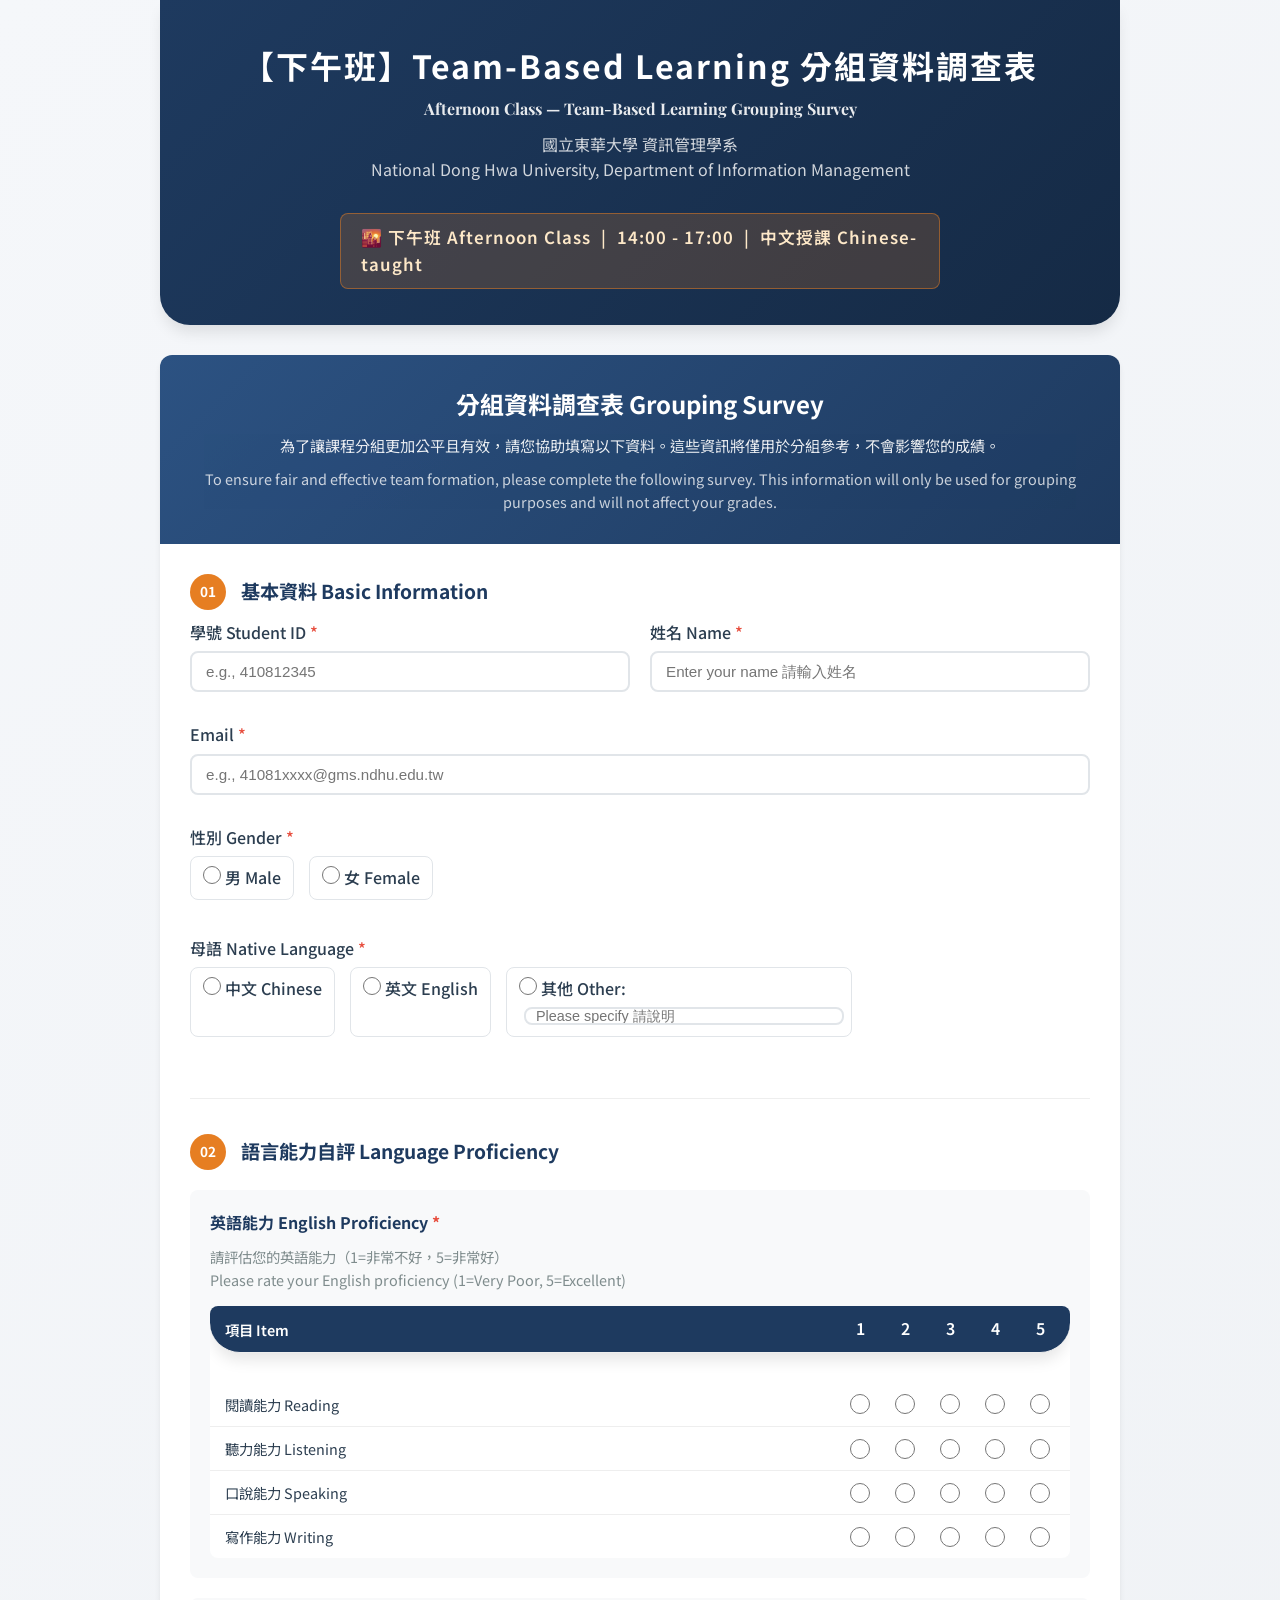
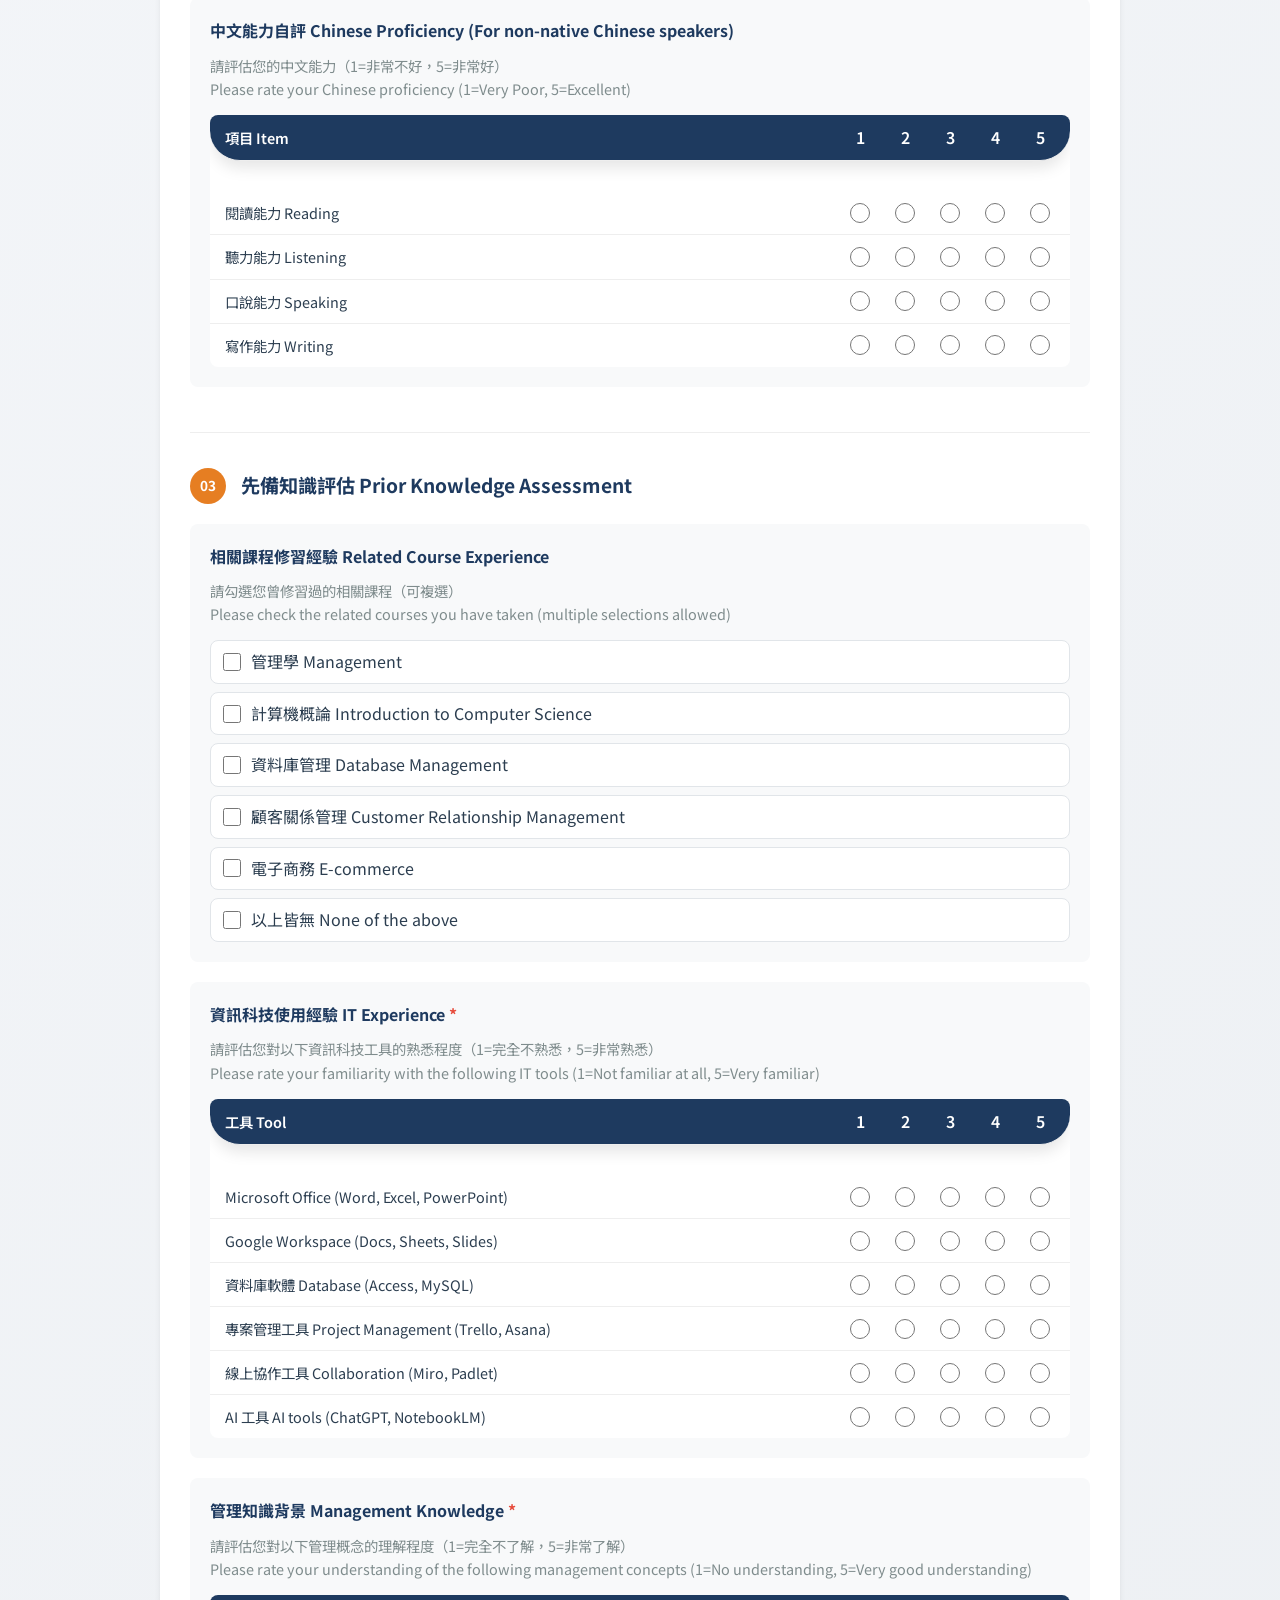
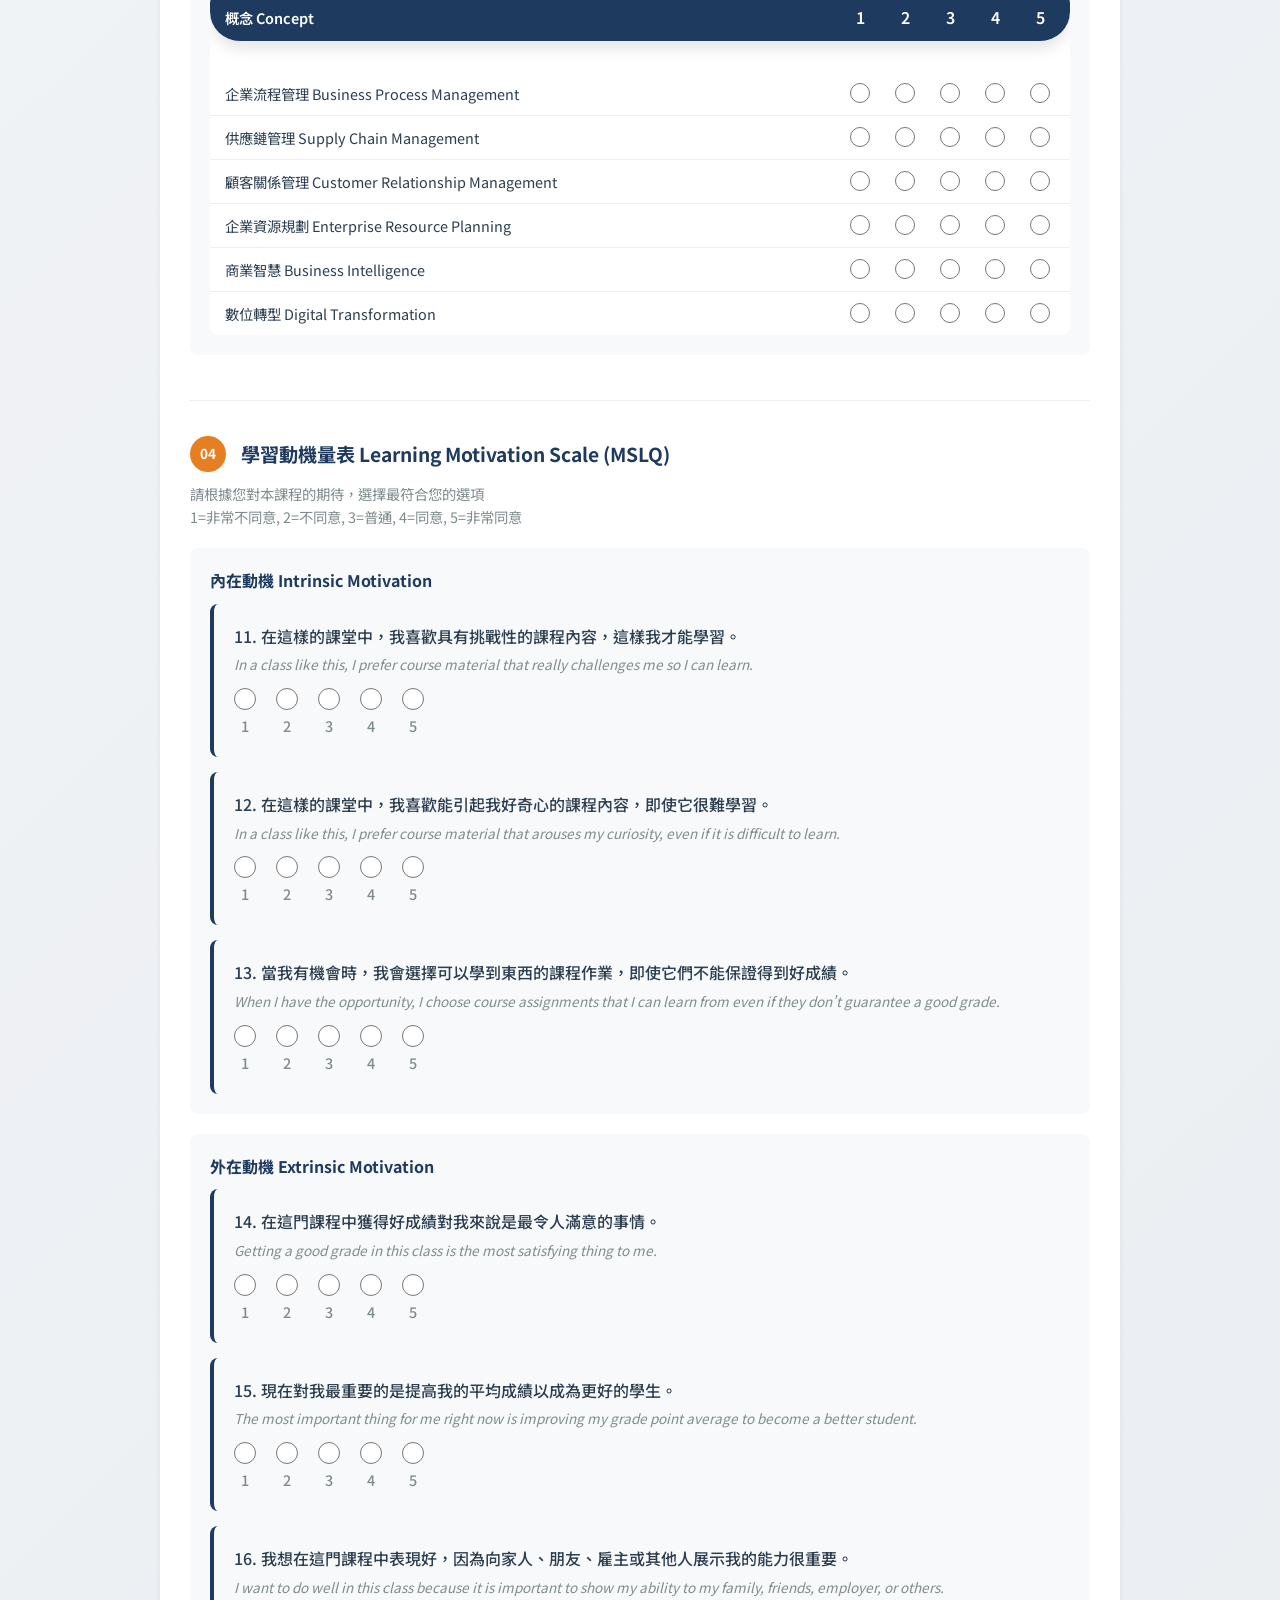
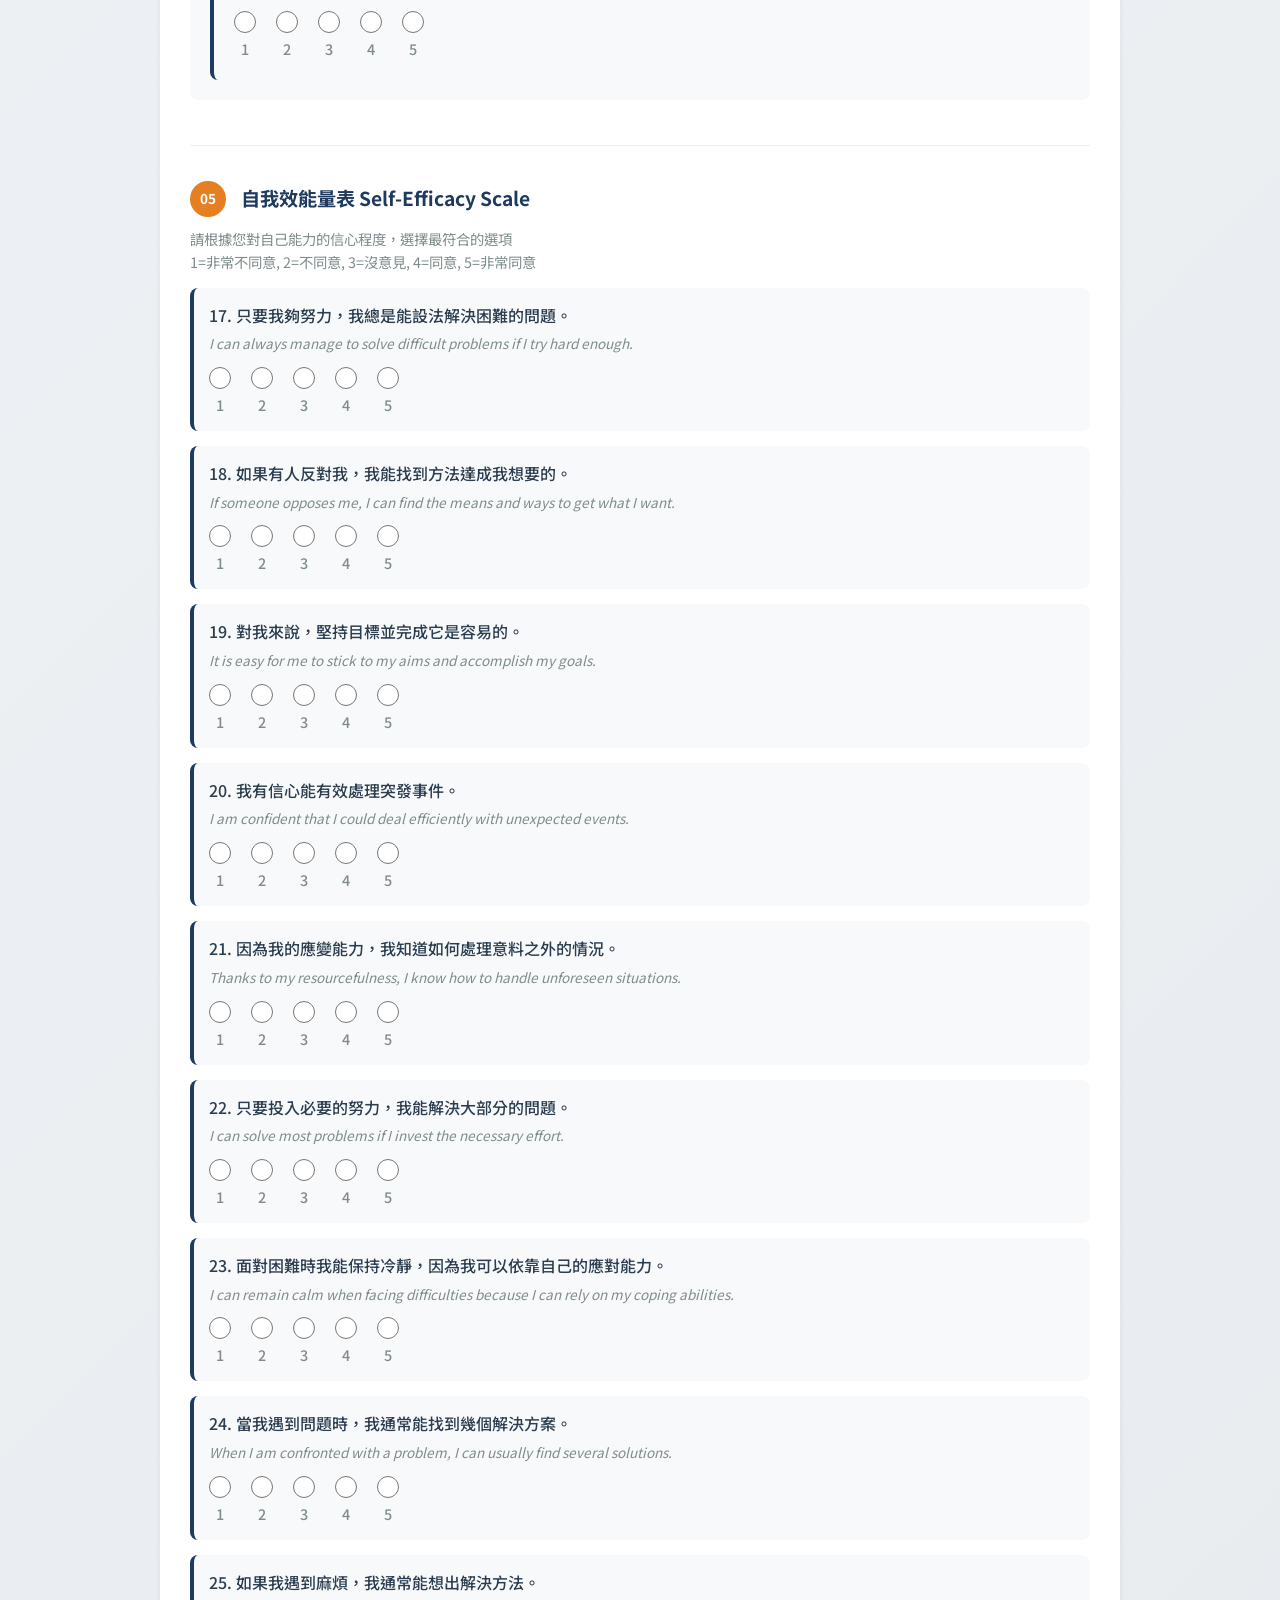
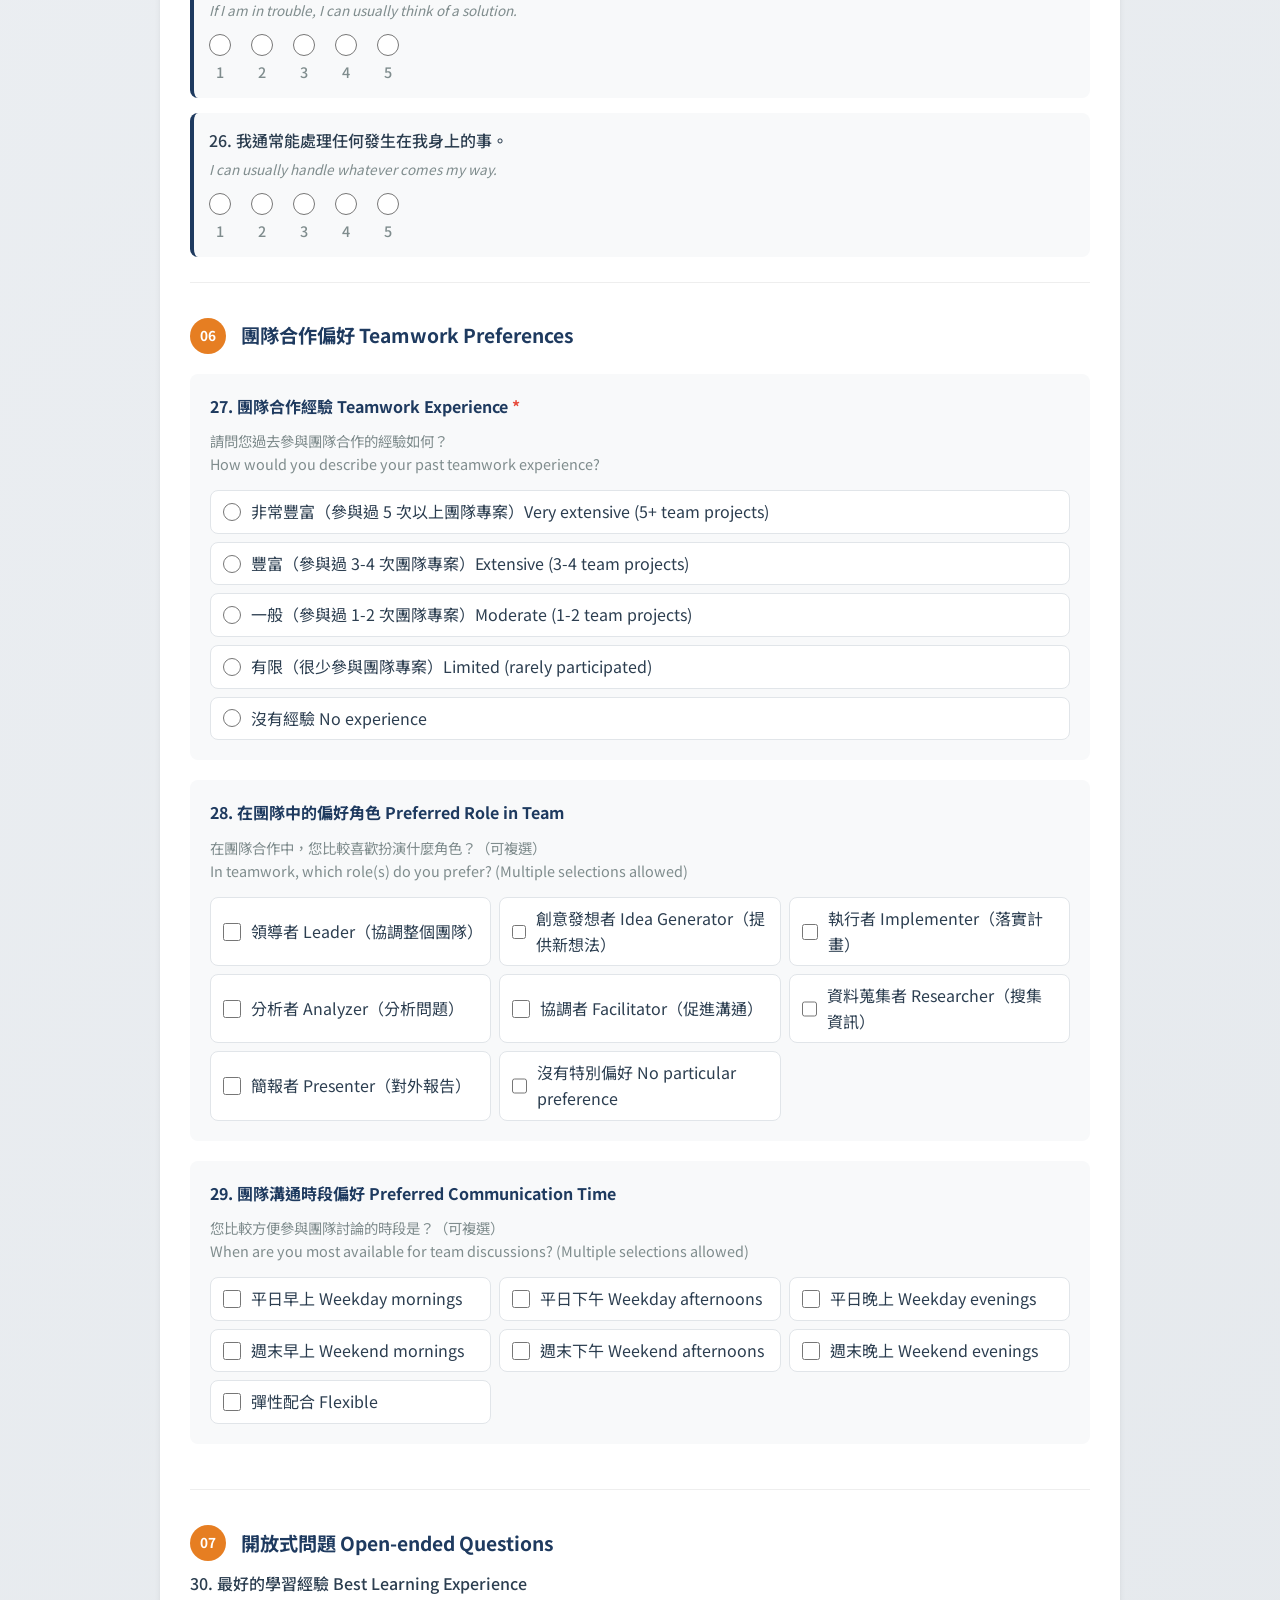
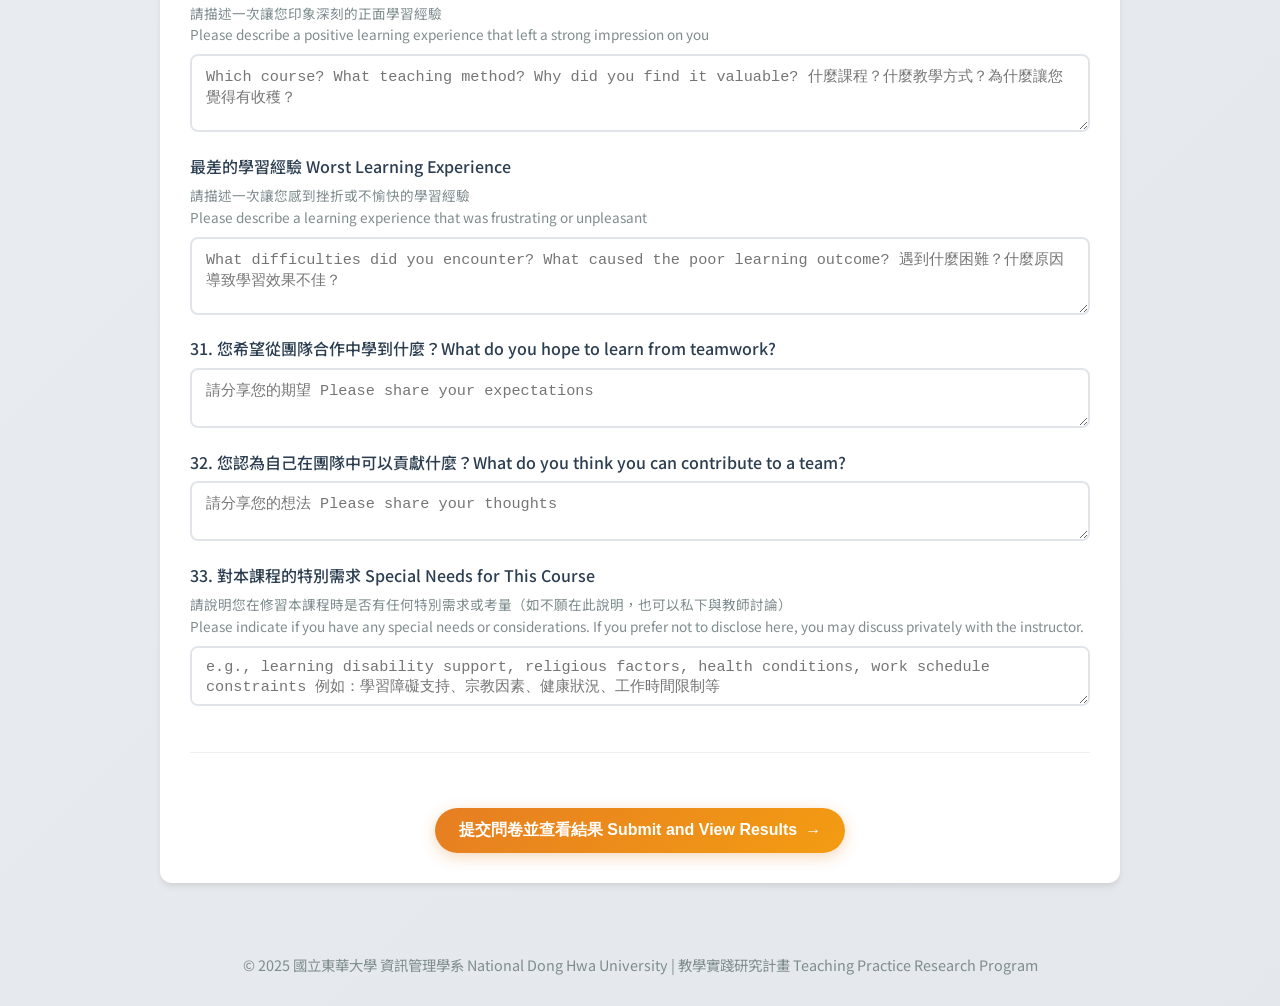
<file: afternoon.html>
<!DOCTYPE html>
<html lang="zh-TW">
<head>
    <meta charset="UTF-8">
    <meta name="viewport" content="width=device-width, initial-scale=1.0">
    <title>【下午班】Team-Based Learning 分組資料調查表</title>
    <link rel="preconnect" href="https://fonts.googleapis.com">
    <link rel="preconnect" href="https://fonts.gstatic.com" crossorigin>
    <link href="https://fonts.googleapis.com/css2?family=Noto+Sans+TC:wght@300;400;500;700&family=Playfair+Display:wght@600&display=swap" rel="stylesheet">
    <link rel="stylesheet" href="styles.css">
</head>
<body>
    <div class="container">
        <!-- Header -->
        <header class="header">
            <div class="header-content">
                <h1 class="title">
                    <span class="title-zh">【下午班】Team-Based Learning 分組資料調查表</span>
                    <span class="title-en">Afternoon Class — Team-Based Learning Grouping Survey</span>
                </h1>
                <p class="subtitle">國立東華大學 資訊管理學系<br>National Dong Hwa University, Department of Information Management</p>
            </div>
            <div class="class-banner afternoon-banner">
                🌇 下午班 Afternoon Class &nbsp;|&nbsp; 14:00 - 17:00 &nbsp;|&nbsp; 中文授課 Chinese-taught
            </div>
            <!-- Hidden admin access -->
            <nav id="navTabs" class="nav-tabs hidden">
                <button class="tab-btn active" data-tab="questionnaire">
                    <span class="tab-icon">📝</span>
                    <span>學生問卷</span>
                </button>
                <button class="tab-btn" data-tab="admin">
                    <span class="tab-icon">⚙️</span>
                    <span>管理後台</span>
                </button>
            </nav>
        </header>

        <!-- Student Questionnaire Section -->
        <section id="questionnaire" class="section active">
            <div class="card questionnaire-card">
                <div class="card-header">
                    <h2>分組資料調查表 Grouping Survey</h2>
                    <p class="card-subtitle">
                        為了讓課程分組更加公平且有效，請您協助填寫以下資料。這些資訊將僅用於分組參考，不會影響您的成績。<br>
                        <span class="subtitle-en">To ensure fair and effective team formation, please complete the following survey. This information will only be used for grouping purposes and will not affect your grades.</span>
                    </p>
                </div>

                <form id="studentForm" class="form">
                    <!-- Part 1: Basic Information -->
                    <div class="form-section">
                        <h3 class="section-title">
                            <span class="section-number">01</span>
                            基本資料 Basic Information
                        </h3>

                        <div class="form-row">
                            <div class="form-group">
                                <label for="studentId">學號 Student ID <span class="required">*</span></label>
                                <input type="text" id="studentId" name="studentId" required placeholder="e.g., 410812345">
                            </div>
                            <div class="form-group">
                                <label for="studentName">姓名 Name <span class="required">*</span></label>
                                <input type="text" id="studentName" name="studentName" required placeholder="Enter your name 請輸入姓名">
                            </div>
                        </div>

                        <div class="form-row">
                            <div class="form-group full-width">
                                <label for="email">Email <span class="required">*</span></label>
                                <input type="email" id="email" name="email" required placeholder="e.g., 41081xxxx@gms.ndhu.edu.tw">
                            </div>
                        </div>

                        <div class="form-row">
                            <div class="form-group">
                                <label>性別 Gender <span class="required">*</span></label>
                                <div class="radio-group horizontal">
                                    <label class="radio-option">
                                        <input type="radio" name="gender" value="male" required>
                                        <span>男 Male</span>
                                    </label>
                                    <label class="radio-option">
                                        <input type="radio" name="gender" value="female">
                                        <span>女 Female</span>
                                    </label>
                                </div>
                            </div>
                        </div>

                        <div class="form-row">
                            <div class="form-group">
                                <label>母語 Native Language <span class="required">*</span></label>
                                <div class="radio-group horizontal">
                                    <label class="radio-option">
                                        <input type="radio" name="nativeLanguage" value="chinese" required>
                                        <span>中文 Chinese</span>
                                    </label>
                                    <label class="radio-option">
                                        <input type="radio" name="nativeLanguage" value="english">
                                        <span>英文 English</span>
                                    </label>
                                    <label class="radio-option other-option">
                                        <input type="radio" name="nativeLanguage" value="other">
                                        <span>其他 Other:</span>
                                        <input type="text" name="nativeLanguageOther" class="inline-input" placeholder="Please specify 請說明">
                                    </label>
                                </div>
                            </div>
                        </div>
                    </div>

                    <!-- Part 2: Language Proficiency -->
                    <div class="form-section">
                        <h3 class="section-title">
                            <span class="section-number">02</span>
                            語言能力自評 Language Proficiency
                        </h3>

                        <div class="subsection">
                            <h4>英語能力 English Proficiency <span class="required">*</span></h4>
                            <p class="section-desc">請評估您的英語能力（1=非常不好，5=非常好）<br>Please rate your English proficiency (1=Very Poor, 5=Excellent)</p>
                            <div class="rating-table">
                                <div class="rating-row header">
                                    <div class="rating-label">項目 Item</div>
                                    <div class="rating-options">
                                        <span>1</span><span>2</span><span>3</span><span>4</span><span>5</span>
                                    </div>
                                </div>
                                <div class="rating-row">
                                    <div class="rating-label">閱讀能力 Reading</div>
                                    <div class="rating-options">
                                        <label><input type="radio" name="engReading" value="1" required></label>
                                        <label><input type="radio" name="engReading" value="2"></label>
                                        <label><input type="radio" name="engReading" value="3"></label>
                                        <label><input type="radio" name="engReading" value="4"></label>
                                        <label><input type="radio" name="engReading" value="5"></label>
                                    </div>
                                </div>
                                <div class="rating-row">
                                    <div class="rating-label">聽力能力 Listening</div>
                                    <div class="rating-options">
                                        <label><input type="radio" name="engListening" value="1" required></label>
                                        <label><input type="radio" name="engListening" value="2"></label>
                                        <label><input type="radio" name="engListening" value="3"></label>
                                        <label><input type="radio" name="engListening" value="4"></label>
                                        <label><input type="radio" name="engListening" value="5"></label>
                                    </div>
                                </div>
                                <div class="rating-row">
                                    <div class="rating-label">口說能力 Speaking</div>
                                    <div class="rating-options">
                                        <label><input type="radio" name="engSpeaking" value="1" required></label>
                                        <label><input type="radio" name="engSpeaking" value="2"></label>
                                        <label><input type="radio" name="engSpeaking" value="3"></label>
                                        <label><input type="radio" name="engSpeaking" value="4"></label>
                                        <label><input type="radio" name="engSpeaking" value="5"></label>
                                    </div>
                                </div>
                                <div class="rating-row">
                                    <div class="rating-label">寫作能力 Writing</div>
                                    <div class="rating-options">
                                        <label><input type="radio" name="engWriting" value="1" required></label>
                                        <label><input type="radio" name="engWriting" value="2"></label>
                                        <label><input type="radio" name="engWriting" value="3"></label>
                                        <label><input type="radio" name="engWriting" value="4"></label>
                                        <label><input type="radio" name="engWriting" value="5"></label>
                                    </div>
                                </div>
                            </div>
                        </div>

                        <div class="subsection" id="chineseProficiency">
                            <h4>中文能力自評 Chinese Proficiency (For non-native Chinese speakers)</h4>
                            <p class="section-desc">請評估您的中文能力（1=非常不好，5=非常好）<br>Please rate your Chinese proficiency (1=Very Poor, 5=Excellent)</p>
                            <div class="rating-table">
                                <div class="rating-row header">
                                    <div class="rating-label">項目 Item</div>
                                    <div class="rating-options">
                                        <span>1</span><span>2</span><span>3</span><span>4</span><span>5</span>
                                    </div>
                                </div>
                                <div class="rating-row">
                                    <div class="rating-label">閱讀能力 Reading</div>
                                    <div class="rating-options">
                                        <label><input type="radio" name="chnReading" value="1"></label>
                                        <label><input type="radio" name="chnReading" value="2"></label>
                                        <label><input type="radio" name="chnReading" value="3"></label>
                                        <label><input type="radio" name="chnReading" value="4"></label>
                                        <label><input type="radio" name="chnReading" value="5"></label>
                                    </div>
                                </div>
                                <div class="rating-row">
                                    <div class="rating-label">聽力能力 Listening</div>
                                    <div class="rating-options">
                                        <label><input type="radio" name="chnListening" value="1"></label>
                                        <label><input type="radio" name="chnListening" value="2"></label>
                                        <label><input type="radio" name="chnListening" value="3"></label>
                                        <label><input type="radio" name="chnListening" value="4"></label>
                                        <label><input type="radio" name="chnListening" value="5"></label>
                                    </div>
                                </div>
                                <div class="rating-row">
                                    <div class="rating-label">口說能力 Speaking</div>
                                    <div class="rating-options">
                                        <label><input type="radio" name="chnSpeaking" value="1"></label>
                                        <label><input type="radio" name="chnSpeaking" value="2"></label>
                                        <label><input type="radio" name="chnSpeaking" value="3"></label>
                                        <label><input type="radio" name="chnSpeaking" value="4"></label>
                                        <label><input type="radio" name="chnSpeaking" value="5"></label>
                                    </div>
                                </div>
                                <div class="rating-row">
                                    <div class="rating-label">寫作能力 Writing</div>
                                    <div class="rating-options">
                                        <label><input type="radio" name="chnWriting" value="1"></label>
                                        <label><input type="radio" name="chnWriting" value="2"></label>
                                        <label><input type="radio" name="chnWriting" value="3"></label>
                                        <label><input type="radio" name="chnWriting" value="4"></label>
                                        <label><input type="radio" name="chnWriting" value="5"></label>
                                    </div>
                                </div>
                            </div>
                        </div>
                    </div>

                    <!-- Part 3: Prior Knowledge -->
                    <div class="form-section">
                        <h3 class="section-title">
                            <span class="section-number">03</span>
                            先備知識評估 Prior Knowledge Assessment
                        </h3>

                        <div class="subsection">
                            <h4>相關課程修習經驗 Related Course Experience</h4>
                            <p class="section-desc">請勾選您曾修習過的相關課程（可複選）<br>Please check the related courses you have taken (multiple selections allowed)</p>
                            <div class="checkbox-group">
                                <label class="checkbox-option">
                                    <input type="checkbox" name="courses" value="management">
                                    <span>管理學 Management</span>
                                </label>
                                <label class="checkbox-option">
                                    <input type="checkbox" name="courses" value="intro_cs">
                                    <span>計算機概論 Introduction to Computer Science</span>
                                </label>
                                <label class="checkbox-option">
                                    <input type="checkbox" name="courses" value="database">
                                    <span>資料庫管理 Database Management</span>
                                </label>
                                <label class="checkbox-option">
                                    <input type="checkbox" name="courses" value="crm">
                                    <span>顧客關係管理 Customer Relationship Management</span>
                                </label>
                                <label class="checkbox-option">
                                    <input type="checkbox" name="courses" value="ecommerce">
                                    <span>電子商務 E-commerce</span>
                                </label>
                                <label class="checkbox-option">
                                    <input type="checkbox" name="courses" value="none" id="coursesNone">
                                    <span>以上皆無 None of the above</span>
                                </label>
                            </div>
                        </div>

                        <div class="subsection">
                            <h4>資訊科技使用經驗 IT Experience <span class="required">*</span></h4>
                            <p class="section-desc">請評估您對以下資訊科技工具的熟悉程度（1=完全不熟悉，5=非常熟悉）<br>Please rate your familiarity with the following IT tools (1=Not familiar at all, 5=Very familiar)</p>
                            <div class="rating-table">
                                <div class="rating-row header">
                                    <div class="rating-label">工具 Tool</div>
                                    <div class="rating-options">
                                        <span>1</span><span>2</span><span>3</span><span>4</span><span>5</span>
                                    </div>
                                </div>
                                <div class="rating-row">
                                    <div class="rating-label">Microsoft Office (Word, Excel, PowerPoint)</div>
                                    <div class="rating-options">
                                        <label><input type="radio" name="itOffice" value="1" required></label>
                                        <label><input type="radio" name="itOffice" value="2"></label>
                                        <label><input type="radio" name="itOffice" value="3"></label>
                                        <label><input type="radio" name="itOffice" value="4"></label>
                                        <label><input type="radio" name="itOffice" value="5"></label>
                                    </div>
                                </div>
                                <div class="rating-row">
                                    <div class="rating-label">Google Workspace (Docs, Sheets, Slides)</div>
                                    <div class="rating-options">
                                        <label><input type="radio" name="itGoogle" value="1" required></label>
                                        <label><input type="radio" name="itGoogle" value="2"></label>
                                        <label><input type="radio" name="itGoogle" value="3"></label>
                                        <label><input type="radio" name="itGoogle" value="4"></label>
                                        <label><input type="radio" name="itGoogle" value="5"></label>
                                    </div>
                                </div>
                                <div class="rating-row">
                                    <div class="rating-label">資料庫軟體 Database (Access, MySQL)</div>
                                    <div class="rating-options">
                                        <label><input type="radio" name="itDatabase" value="1" required></label>
                                        <label><input type="radio" name="itDatabase" value="2"></label>
                                        <label><input type="radio" name="itDatabase" value="3"></label>
                                        <label><input type="radio" name="itDatabase" value="4"></label>
                                        <label><input type="radio" name="itDatabase" value="5"></label>
                                    </div>
                                </div>
                                <div class="rating-row">
                                    <div class="rating-label">專案管理工具 Project Management (Trello, Asana)</div>
                                    <div class="rating-options">
                                        <label><input type="radio" name="itProject" value="1" required></label>
                                        <label><input type="radio" name="itProject" value="2"></label>
                                        <label><input type="radio" name="itProject" value="3"></label>
                                        <label><input type="radio" name="itProject" value="4"></label>
                                        <label><input type="radio" name="itProject" value="5"></label>
                                    </div>
                                </div>
                                <div class="rating-row">
                                    <div class="rating-label">線上協作工具 Collaboration (Miro, Padlet)</div>
                                    <div class="rating-options">
                                        <label><input type="radio" name="itCollab" value="1" required></label>
                                        <label><input type="radio" name="itCollab" value="2"></label>
                                        <label><input type="radio" name="itCollab" value="3"></label>
                                        <label><input type="radio" name="itCollab" value="4"></label>
                                        <label><input type="radio" name="itCollab" value="5"></label>
                                    </div>
                                </div>
                                <div class="rating-row">
                                    <div class="rating-label">AI 工具 AI tools (ChatGPT, NotebookLM)</div>
                                    <div class="rating-options">
                                        <label><input type="radio" name="itAI" value="1" required></label>
                                        <label><input type="radio" name="itAI" value="2"></label>
                                        <label><input type="radio" name="itAI" value="3"></label>
                                        <label><input type="radio" name="itAI" value="4"></label>
                                        <label><input type="radio" name="itAI" value="5"></label>
                                    </div>
                                </div>
                            </div>
                        </div>

                        <div class="subsection">
                            <h4>管理知識背景 Management Knowledge <span class="required">*</span></h4>
                            <p class="section-desc">請評估您對以下管理概念的理解程度（1=完全不了解，5=非常了解）<br>Please rate your understanding of the following management concepts (1=No understanding, 5=Very good understanding)</p>
                            <div class="rating-table">
                                <div class="rating-row header">
                                    <div class="rating-label">概念 Concept</div>
                                    <div class="rating-options">
                                        <span>1</span><span>2</span><span>3</span><span>4</span><span>5</span>
                                    </div>
                                </div>
                                <div class="rating-row">
                                    <div class="rating-label">企業流程管理 Business Process Management</div>
                                    <div class="rating-options">
                                        <label><input type="radio" name="mgmtBPM" value="1" required></label>
                                        <label><input type="radio" name="mgmtBPM" value="2"></label>
                                        <label><input type="radio" name="mgmtBPM" value="3"></label>
                                        <label><input type="radio" name="mgmtBPM" value="4"></label>
                                        <label><input type="radio" name="mgmtBPM" value="5"></label>
                                    </div>
                                </div>
                                <div class="rating-row">
                                    <div class="rating-label">供應鏈管理 Supply Chain Management</div>
                                    <div class="rating-options">
                                        <label><input type="radio" name="mgmtSCM" value="1" required></label>
                                        <label><input type="radio" name="mgmtSCM" value="2"></label>
                                        <label><input type="radio" name="mgmtSCM" value="3"></label>
                                        <label><input type="radio" name="mgmtSCM" value="4"></label>
                                        <label><input type="radio" name="mgmtSCM" value="5"></label>
                                    </div>
                                </div>
                                <div class="rating-row">
                                    <div class="rating-label">顧客關係管理 Customer Relationship Management</div>
                                    <div class="rating-options">
                                        <label><input type="radio" name="mgmtCRM" value="1" required></label>
                                        <label><input type="radio" name="mgmtCRM" value="2"></label>
                                        <label><input type="radio" name="mgmtCRM" value="3"></label>
                                        <label><input type="radio" name="mgmtCRM" value="4"></label>
                                        <label><input type="radio" name="mgmtCRM" value="5"></label>
                                    </div>
                                </div>
                                <div class="rating-row">
                                    <div class="rating-label">企業資源規劃 Enterprise Resource Planning</div>
                                    <div class="rating-options">
                                        <label><input type="radio" name="mgmtERP" value="1" required></label>
                                        <label><input type="radio" name="mgmtERP" value="2"></label>
                                        <label><input type="radio" name="mgmtERP" value="3"></label>
                                        <label><input type="radio" name="mgmtERP" value="4"></label>
                                        <label><input type="radio" name="mgmtERP" value="5"></label>
                                    </div>
                                </div>
                                <div class="rating-row">
                                    <div class="rating-label">商業智慧 Business Intelligence</div>
                                    <div class="rating-options">
                                        <label><input type="radio" name="mgmtBI" value="1" required></label>
                                        <label><input type="radio" name="mgmtBI" value="2"></label>
                                        <label><input type="radio" name="mgmtBI" value="3"></label>
                                        <label><input type="radio" name="mgmtBI" value="4"></label>
                                        <label><input type="radio" name="mgmtBI" value="5"></label>
                                    </div>
                                </div>
                                <div class="rating-row">
                                    <div class="rating-label">數位轉型 Digital Transformation</div>
                                    <div class="rating-options">
                                        <label><input type="radio" name="mgmtDT" value="1" required></label>
                                        <label><input type="radio" name="mgmtDT" value="2"></label>
                                        <label><input type="radio" name="mgmtDT" value="3"></label>
                                        <label><input type="radio" name="mgmtDT" value="4"></label>
                                        <label><input type="radio" name="mgmtDT" value="5"></label>
                                    </div>
                                </div>
                            </div>
                        </div>
                    </div>

                    <!-- Part 4: Learning Motivation (MSLQ) -->
                    <div class="form-section">
                        <h3 class="section-title">
                            <span class="section-number">04</span>
                            學習動機量表 Learning Motivation Scale (MSLQ)
                        </h3>
                        <p class="section-desc">
                            請根據您對本課程的期待，選擇最符合您的選項<br>
                            1=非常不同意, 2=不同意, 3=普通, 4=同意, 5=非常同意
                        </p>

                        <div class="subsection">
                            <h4>內在動機 Intrinsic Motivation</h4>
                            <div class="likert-group">
                                <div class="likert-item">
                                    <p class="likert-question">11. 在這樣的課堂中，我喜歡具有挑戰性的課程內容，這樣我才能學習。</p>
                                    <p class="likert-question-en">In a class like this, I prefer course material that really challenges me so I can learn.</p>
                                    <div class="likert-scale">
                                        <label><input type="radio" name="mslq11" value="1" required><span>1</span></label>
                                        <label><input type="radio" name="mslq11" value="2"><span>2</span></label>
                                        <label><input type="radio" name="mslq11" value="3"><span>3</span></label>
                                        <label><input type="radio" name="mslq11" value="4"><span>4</span></label>
                                        <label><input type="radio" name="mslq11" value="5"><span>5</span></label>
                                    </div>
                                </div>
                                <div class="likert-item">
                                    <p class="likert-question">12. 在這樣的課堂中，我喜歡能引起我好奇心的課程內容，即使它很難學習。</p>
                                    <p class="likert-question-en">In a class like this, I prefer course material that arouses my curiosity, even if it is difficult to learn.</p>
                                    <div class="likert-scale">
                                        <label><input type="radio" name="mslq12" value="1" required><span>1</span></label>
                                        <label><input type="radio" name="mslq12" value="2"><span>2</span></label>
                                        <label><input type="radio" name="mslq12" value="3"><span>3</span></label>
                                        <label><input type="radio" name="mslq12" value="4"><span>4</span></label>
                                        <label><input type="radio" name="mslq12" value="5"><span>5</span></label>
                                    </div>
                                </div>
                                <div class="likert-item">
                                    <p class="likert-question">13. 當我有機會時，我會選擇可以學到東西的課程作業，即使它們不能保證得到好成績。</p>
                                    <p class="likert-question-en">When I have the opportunity, I choose course assignments that I can learn from even if they don't guarantee a good grade.</p>
                                    <div class="likert-scale">
                                        <label><input type="radio" name="mslq13" value="1" required><span>1</span></label>
                                        <label><input type="radio" name="mslq13" value="2"><span>2</span></label>
                                        <label><input type="radio" name="mslq13" value="3"><span>3</span></label>
                                        <label><input type="radio" name="mslq13" value="4"><span>4</span></label>
                                        <label><input type="radio" name="mslq13" value="5"><span>5</span></label>
                                    </div>
                                </div>
                            </div>
                        </div>

                        <div class="subsection">
                            <h4>外在動機 Extrinsic Motivation</h4>
                            <div class="likert-group">
                                <div class="likert-item">
                                    <p class="likert-question">14. 在這門課程中獲得好成績對我來說是最令人滿意的事情。</p>
                                    <p class="likert-question-en">Getting a good grade in this class is the most satisfying thing to me.</p>
                                    <div class="likert-scale">
                                        <label><input type="radio" name="mslq14" value="1" required><span>1</span></label>
                                        <label><input type="radio" name="mslq14" value="2"><span>2</span></label>
                                        <label><input type="radio" name="mslq14" value="3"><span>3</span></label>
                                        <label><input type="radio" name="mslq14" value="4"><span>4</span></label>
                                        <label><input type="radio" name="mslq14" value="5"><span>5</span></label>
                                    </div>
                                </div>
                                <div class="likert-item">
                                    <p class="likert-question">15. 現在對我最重要的是提高我的平均成績以成為更好的學生。</p>
                                    <p class="likert-question-en">The most important thing for me right now is improving my grade point average to become a better student.</p>
                                    <div class="likert-scale">
                                        <label><input type="radio" name="mslq15" value="1" required><span>1</span></label>
                                        <label><input type="radio" name="mslq15" value="2"><span>2</span></label>
                                        <label><input type="radio" name="mslq15" value="3"><span>3</span></label>
                                        <label><input type="radio" name="mslq15" value="4"><span>4</span></label>
                                        <label><input type="radio" name="mslq15" value="5"><span>5</span></label>
                                    </div>
                                </div>
                                <div class="likert-item">
                                    <p class="likert-question">16. 我想在這門課程中表現好，因為向家人、朋友、雇主或其他人展示我的能力很重要。</p>
                                    <p class="likert-question-en">I want to do well in this class because it is important to show my ability to my family, friends, employer, or others.</p>
                                    <div class="likert-scale">
                                        <label><input type="radio" name="mslq16" value="1" required><span>1</span></label>
                                        <label><input type="radio" name="mslq16" value="2"><span>2</span></label>
                                        <label><input type="radio" name="mslq16" value="3"><span>3</span></label>
                                        <label><input type="radio" name="mslq16" value="4"><span>4</span></label>
                                        <label><input type="radio" name="mslq16" value="5"><span>5</span></label>
                                    </div>
                                </div>
                            </div>
                        </div>
                    </div>

                    <!-- Part 5: Self-Efficacy -->
                    <div class="form-section">
                        <h3 class="section-title">
                            <span class="section-number">05</span>
                            自我效能量表 Self-Efficacy Scale
                        </h3>
                        <p class="section-desc">
                            請根據您對自己能力的信心程度，選擇最符合的選項<br>
                            1=非常不同意, 2=不同意, 3=沒意見, 4=同意, 5=非常同意
                        </p>

                        <div class="likert-group compact">
                            <div class="likert-item">
                                <p class="likert-question">17. 只要我夠努力，我總是能設法解決困難的問題。</p>
                                <p class="likert-question-en">I can always manage to solve difficult problems if I try hard enough.</p>
                                <div class="likert-scale">
                                    <label><input type="radio" name="se17" value="1" required><span>1</span></label>
                                    <label><input type="radio" name="se17" value="2"><span>2</span></label>
                                    <label><input type="radio" name="se17" value="3"><span>3</span></label>
                                    <label><input type="radio" name="se17" value="4"><span>4</span></label>
                                    <label><input type="radio" name="se17" value="5"><span>5</span></label>
                                </div>
                            </div>
                            <div class="likert-item">
                                <p class="likert-question">18. 如果有人反對我，我能找到方法達成我想要的。</p>
                                <p class="likert-question-en">If someone opposes me, I can find the means and ways to get what I want.</p>
                                <div class="likert-scale">
                                    <label><input type="radio" name="se18" value="1" required><span>1</span></label>
                                    <label><input type="radio" name="se18" value="2"><span>2</span></label>
                                    <label><input type="radio" name="se18" value="3"><span>3</span></label>
                                    <label><input type="radio" name="se18" value="4"><span>4</span></label>
                                    <label><input type="radio" name="se18" value="5"><span>5</span></label>
                                </div>
                            </div>
                            <div class="likert-item">
                                <p class="likert-question">19. 對我來說，堅持目標並完成它是容易的。</p>
                                <p class="likert-question-en">It is easy for me to stick to my aims and accomplish my goals.</p>
                                <div class="likert-scale">
                                    <label><input type="radio" name="se19" value="1" required><span>1</span></label>
                                    <label><input type="radio" name="se19" value="2"><span>2</span></label>
                                    <label><input type="radio" name="se19" value="3"><span>3</span></label>
                                    <label><input type="radio" name="se19" value="4"><span>4</span></label>
                                    <label><input type="radio" name="se19" value="5"><span>5</span></label>
                                </div>
                            </div>
                            <div class="likert-item">
                                <p class="likert-question">20. 我有信心能有效處理突發事件。</p>
                                <p class="likert-question-en">I am confident that I could deal efficiently with unexpected events.</p>
                                <div class="likert-scale">
                                    <label><input type="radio" name="se20" value="1" required><span>1</span></label>
                                    <label><input type="radio" name="se20" value="2"><span>2</span></label>
                                    <label><input type="radio" name="se20" value="3"><span>3</span></label>
                                    <label><input type="radio" name="se20" value="4"><span>4</span></label>
                                    <label><input type="radio" name="se20" value="5"><span>5</span></label>
                                </div>
                            </div>
                            <div class="likert-item">
                                <p class="likert-question">21. 因為我的應變能力，我知道如何處理意料之外的情況。</p>
                                <p class="likert-question-en">Thanks to my resourcefulness, I know how to handle unforeseen situations.</p>
                                <div class="likert-scale">
                                    <label><input type="radio" name="se21" value="1" required><span>1</span></label>
                                    <label><input type="radio" name="se21" value="2"><span>2</span></label>
                                    <label><input type="radio" name="se21" value="3"><span>3</span></label>
                                    <label><input type="radio" name="se21" value="4"><span>4</span></label>
                                    <label><input type="radio" name="se21" value="5"><span>5</span></label>
                                </div>
                            </div>
                            <div class="likert-item">
                                <p class="likert-question">22. 只要投入必要的努力，我能解決大部分的問題。</p>
                                <p class="likert-question-en">I can solve most problems if I invest the necessary effort.</p>
                                <div class="likert-scale">
                                    <label><input type="radio" name="se22" value="1" required><span>1</span></label>
                                    <label><input type="radio" name="se22" value="2"><span>2</span></label>
                                    <label><input type="radio" name="se22" value="3"><span>3</span></label>
                                    <label><input type="radio" name="se22" value="4"><span>4</span></label>
                                    <label><input type="radio" name="se22" value="5"><span>5</span></label>
                                </div>
                            </div>
                            <div class="likert-item">
                                <p class="likert-question">23. 面對困難時我能保持冷靜，因為我可以依靠自己的應對能力。</p>
                                <p class="likert-question-en">I can remain calm when facing difficulties because I can rely on my coping abilities.</p>
                                <div class="likert-scale">
                                    <label><input type="radio" name="se23" value="1" required><span>1</span></label>
                                    <label><input type="radio" name="se23" value="2"><span>2</span></label>
                                    <label><input type="radio" name="se23" value="3"><span>3</span></label>
                                    <label><input type="radio" name="se23" value="4"><span>4</span></label>
                                    <label><input type="radio" name="se23" value="5"><span>5</span></label>
                                </div>
                            </div>
                            <div class="likert-item">
                                <p class="likert-question">24. 當我遇到問題時，我通常能找到幾個解決方案。</p>
                                <p class="likert-question-en">When I am confronted with a problem, I can usually find several solutions.</p>
                                <div class="likert-scale">
                                    <label><input type="radio" name="se24" value="1" required><span>1</span></label>
                                    <label><input type="radio" name="se24" value="2"><span>2</span></label>
                                    <label><input type="radio" name="se24" value="3"><span>3</span></label>
                                    <label><input type="radio" name="se24" value="4"><span>4</span></label>
                                    <label><input type="radio" name="se24" value="5"><span>5</span></label>
                                </div>
                            </div>
                            <div class="likert-item">
                                <p class="likert-question">25. 如果我遇到麻煩，我通常能想出解決方法。</p>
                                <p class="likert-question-en">If I am in trouble, I can usually think of a solution.</p>
                                <div class="likert-scale">
                                    <label><input type="radio" name="se25" value="1" required><span>1</span></label>
                                    <label><input type="radio" name="se25" value="2"><span>2</span></label>
                                    <label><input type="radio" name="se25" value="3"><span>3</span></label>
                                    <label><input type="radio" name="se25" value="4"><span>4</span></label>
                                    <label><input type="radio" name="se25" value="5"><span>5</span></label>
                                </div>
                            </div>
                            <div class="likert-item">
                                <p class="likert-question">26. 我通常能處理任何發生在我身上的事。</p>
                                <p class="likert-question-en">I can usually handle whatever comes my way.</p>
                                <div class="likert-scale">
                                    <label><input type="radio" name="se26" value="1" required><span>1</span></label>
                                    <label><input type="radio" name="se26" value="2"><span>2</span></label>
                                    <label><input type="radio" name="se26" value="3"><span>3</span></label>
                                    <label><input type="radio" name="se26" value="4"><span>4</span></label>
                                    <label><input type="radio" name="se26" value="5"><span>5</span></label>
                                </div>
                            </div>
                        </div>
                    </div>

                    <!-- Part 6: Teamwork Preferences -->
                    <div class="form-section">
                        <h3 class="section-title">
                            <span class="section-number">06</span>
                            團隊合作偏好 Teamwork Preferences
                        </h3>

                        <div class="subsection">
                            <h4>27. 團隊合作經驗 Teamwork Experience <span class="required">*</span></h4>
                            <p class="section-desc">請問您過去參與團隊合作的經驗如何？<br>How would you describe your past teamwork experience?</p>
                            <div class="radio-group">
                                <label class="radio-option">
                                    <input type="radio" name="teamExp" value="5" required>
                                    <span>非常豐富（參與過 5 次以上團隊專案）Very extensive (5+ team projects)</span>
                                </label>
                                <label class="radio-option">
                                    <input type="radio" name="teamExp" value="4">
                                    <span>豐富（參與過 3-4 次團隊專案）Extensive (3-4 team projects)</span>
                                </label>
                                <label class="radio-option">
                                    <input type="radio" name="teamExp" value="3">
                                    <span>一般（參與過 1-2 次團隊專案）Moderate (1-2 team projects)</span>
                                </label>
                                <label class="radio-option">
                                    <input type="radio" name="teamExp" value="2">
                                    <span>有限（很少參與團隊專案）Limited (rarely participated)</span>
                                </label>
                                <label class="radio-option">
                                    <input type="radio" name="teamExp" value="1">
                                    <span>沒有經驗 No experience</span>
                                </label>
                            </div>
                        </div>

                        <div class="subsection">
                            <h4>28. 在團隊中的偏好角色 Preferred Role in Team</h4>
                            <p class="section-desc">在團隊合作中，您比較喜歡扮演什麼角色？（可複選）<br>In teamwork, which role(s) do you prefer? (Multiple selections allowed)</p>
                            <div class="checkbox-group two-columns">
                                <label class="checkbox-option">
                                    <input type="checkbox" name="teamRole" value="leader">
                                    <span>領導者 Leader（協調整個團隊）</span>
                                </label>
                                <label class="checkbox-option">
                                    <input type="checkbox" name="teamRole" value="ideator">
                                    <span>創意發想者 Idea Generator（提供新想法）</span>
                                </label>
                                <label class="checkbox-option">
                                    <input type="checkbox" name="teamRole" value="implementer">
                                    <span>執行者 Implementer（落實計畫）</span>
                                </label>
                                <label class="checkbox-option">
                                    <input type="checkbox" name="teamRole" value="analyzer">
                                    <span>分析者 Analyzer（分析問題）</span>
                                </label>
                                <label class="checkbox-option">
                                    <input type="checkbox" name="teamRole" value="facilitator">
                                    <span>協調者 Facilitator（促進溝通）</span>
                                </label>
                                <label class="checkbox-option">
                                    <input type="checkbox" name="teamRole" value="researcher">
                                    <span>資料蒐集者 Researcher（搜集資訊）</span>
                                </label>
                                <label class="checkbox-option">
                                    <input type="checkbox" name="teamRole" value="presenter">
                                    <span>簡報者 Presenter（對外報告）</span>
                                </label>
                                <label class="checkbox-option">
                                    <input type="checkbox" name="teamRole" value="none">
                                    <span>沒有特別偏好 No particular preference</span>
                                </label>
                            </div>
                        </div>

                        <div class="subsection">
                            <h4>29. 團隊溝通時段偏好 Preferred Communication Time</h4>
                            <p class="section-desc">您比較方便參與團隊討論的時段是？（可複選）<br>When are you most available for team discussions? (Multiple selections allowed)</p>
                            <div class="checkbox-group two-columns">
                                <label class="checkbox-option">
                                    <input type="checkbox" name="teamTime" value="weekday_morning">
                                    <span>平日早上 Weekday mornings</span>
                                </label>
                                <label class="checkbox-option">
                                    <input type="checkbox" name="teamTime" value="weekday_afternoon">
                                    <span>平日下午 Weekday afternoons</span>
                                </label>
                                <label class="checkbox-option">
                                    <input type="checkbox" name="teamTime" value="weekday_evening">
                                    <span>平日晚上 Weekday evenings</span>
                                </label>
                                <label class="checkbox-option">
                                    <input type="checkbox" name="teamTime" value="weekend_morning">
                                    <span>週末早上 Weekend mornings</span>
                                </label>
                                <label class="checkbox-option">
                                    <input type="checkbox" name="teamTime" value="weekend_afternoon">
                                    <span>週末下午 Weekend afternoons</span>
                                </label>
                                <label class="checkbox-option">
                                    <input type="checkbox" name="teamTime" value="weekend_evening">
                                    <span>週末晚上 Weekend evenings</span>
                                </label>
                                <label class="checkbox-option">
                                    <input type="checkbox" name="teamTime" value="flexible">
                                    <span>彈性配合 Flexible</span>
                                </label>
                            </div>
                        </div>
                    </div>

                    <!-- Part 7: Open-ended Questions -->
                    <div class="form-section">
                        <h3 class="section-title">
                            <span class="section-number">07</span>
                            開放式問題 Open-ended Questions
                        </h3>

                        <div class="form-group">
                            <label for="bestExperience">30. 最好的學習經驗 Best Learning Experience</label>
                            <p class="field-desc">請描述一次讓您印象深刻的正面學習經驗<br>Please describe a positive learning experience that left a strong impression on you</p>
                            <textarea id="bestExperience" name="bestExperience" rows="3"
                                placeholder="Which course? What teaching method? Why did you find it valuable? 什麼課程？什麼教學方式？為什麼讓您覺得有收穫？"></textarea>
                        </div>

                        <div class="form-group">
                            <label for="worstExperience">最差的學習經驗 Worst Learning Experience</label>
                            <p class="field-desc">請描述一次讓您感到挫折或不愉快的學習經驗<br>Please describe a learning experience that was frustrating or unpleasant</p>
                            <textarea id="worstExperience" name="worstExperience" rows="3"
                                placeholder="What difficulties did you encounter? What caused the poor learning outcome? 遇到什麼困難？什麼原因導致學習效果不佳？"></textarea>
                        </div>

                        <div class="form-group">
                            <label for="teamLearning">31. 您希望從團隊合作中學到什麼？What do you hope to learn from teamwork?</label>
                            <textarea id="teamLearning" name="teamLearning" rows="2"
                                placeholder="請分享您的期望 Please share your expectations"></textarea>
                        </div>

                        <div class="form-group">
                            <label for="teamContribution">32. 您認為自己在團隊中可以貢獻什麼？What do you think you can contribute to a team?</label>
                            <textarea id="teamContribution" name="teamContribution" rows="2"
                                placeholder="請分享您的想法 Please share your thoughts"></textarea>
                        </div>

                        <div class="form-group">
                            <label for="specialNeeds">33. 對本課程的特別需求 Special Needs for This Course</label>
                            <p class="field-desc">請說明您在修習本課程時是否有任何特別需求或考量（如不願在此說明，也可以私下與教師討論）<br>Please indicate if you have any special needs or considerations. If you prefer not to disclose here, you may discuss privately with the instructor.</p>
                            <textarea id="specialNeeds" name="specialNeeds" rows="2"
                                placeholder="e.g., learning disability support, religious factors, health conditions, work schedule constraints 例如：學習障礙支持、宗教因素、健康狀況、工作時間限制等"></textarea>
                        </div>
                    </div>

                    <div class="form-actions">
                        <button type="submit" class="btn btn-primary" id="submitBtn">
                            <span>提交問卷並查看結果 Submit and View Results</span>
                            <span class="btn-icon">→</span>
                        </button>
                    </div>
                </form>

                <!-- Loading Overlay -->
                <div id="loadingOverlay" class="loading-overlay hidden">
                    <div class="loading-spinner"></div>
                    <p>正在分析您的資料... Analyzing your data...</p>
                </div>
            </div>

            <!-- Results Section (shown after submit) -->
            <div id="resultsSection" class="results-section hidden">
                <div class="results-card">
                    <div class="results-header">
                        <div class="success-icon">✓</div>
                        <h2>問卷提交成功！Survey Submitted Successfully!</h2>
                        <p>感謝您的參與，以下是您的學習者類型分析<br>Thank you for your participation. Below is your learner profile analysis.</p>
                    </div>

                    <div class="profile-summary">
                        <h3 id="studentNameDisplay"></h3>
                        <p class="student-id-display" id="studentIdDisplay"></p>
                    </div>

                    <div class="results-grid">
                        <!-- Learning Profile Card -->
                        <div class="result-card">
                            <div class="result-icon">📚</div>
                            <h4>先備知識程度 Prior Knowledge</h4>
                            <div class="result-meter">
                                <div class="meter-fill" id="knowledgeMeter"></div>
                            </div>
                            <p class="result-label" id="knowledgeLabel">中等</p>
                            <p class="result-score" id="knowledgeScore"></p>
                        </div>

                        <!-- IT Skills Card -->
                        <div class="result-card">
                            <div class="result-icon">💻</div>
                            <h4>資訊科技能力 IT Skills</h4>
                            <div class="result-meter">
                                <div class="meter-fill" id="itMeter"></div>
                            </div>
                            <p class="result-label" id="itLabel">中等</p>
                            <p class="result-score" id="itScore"></p>
                        </div>

                        <!-- Motivation Card -->
                        <div class="result-card">
                            <div class="result-icon">🎯</div>
                            <h4>學習動機類型 Motivation Type</h4>
                            <div class="motivation-type" id="motivationType">
                                <span class="type-badge intrinsic">內在導向</span>
                            </div>
                            <p class="result-detail" id="motivationDetail"></p>
                        </div>

                        <!-- Self-Efficacy Card -->
                        <div class="result-card">
                            <div class="result-icon">💪</div>
                            <h4>自我效能感 Self-Efficacy</h4>
                            <div class="result-meter">
                                <div class="meter-fill" id="efficacyMeter"></div>
                            </div>
                            <p class="result-label" id="efficacyLabel">中等</p>
                            <p class="result-score" id="efficacyScore"></p>
                        </div>

                        <!-- Team Role Card -->
                        <div class="result-card wide">
                            <div class="result-icon">👥</div>
                            <h4>您的團隊角色傾向 Your Team Role Preferences</h4>
                            <div class="team-roles" id="teamRoles">
                                <!-- Will be populated dynamically -->
                            </div>
                        </div>

                        <!-- Language Profile Card -->
                        <div class="result-card wide">
                            <div class="result-icon">🌍</div>
                            <h4>語言能力概況 Language Proficiency</h4>
                            <div class="language-bars" id="languageBars">
                                <!-- Will be populated dynamically -->
                            </div>
                        </div>
                    </div>

                    <div class="results-note">
                        <p>💡 <strong>說明 Note：</strong>此分析結果僅供參考，將用於協助教師進行公平且有效的分組。最終分組結果將於課堂上公布。<br>This analysis is for reference only and will be used to assist the instructor in fair and effective team formation. Final grouping results will be announced in class.</p>
                    </div>

                    <div class="results-actions">
                        <button class="btn btn-secondary" onclick="window.print()">
                            <span>🖨️</span> 列印結果 Print
                        </button>
                        <button class="btn btn-primary" onclick="location.reload()">
                            <span>📝</span> 填寫新問卷 New Survey
                        </button>
                    </div>
                </div>
            </div>

            <!-- Error Message -->
            <div id="errorMessage" class="error-message-box hidden">
                <div class="error-icon">✕</div>
                <h2>提交失敗</h2>
                <p id="errorText">請稍後再試或聯繫老師。</p>
                <button class="btn btn-secondary" onclick="hideError()">返回修改</button>
            </div>
        </section>

        <!-- Admin Section -->
        <section id="admin" class="section">
            <div id="adminLogin" class="admin-login">
                <div class="login-card">
                    <div class="login-icon">🔐</div>
                    <h2>管理後台登入</h2>
                    <p>請輸入管理員密碼</p>
                    <form id="loginForm" class="login-form">
                        <div class="form-group">
                            <input type="password" id="adminPassword" placeholder="請輸入密碼" required>
                        </div>
                        <button type="submit" class="btn btn-primary">
                            <span>登入</span>
                            <span class="btn-icon">→</span>
                        </button>
                    </form>
                    <p id="loginError" class="login-error hidden">密碼錯誤，請重新輸入</p>
                </div>
            </div>

            <div id="adminContent" class="admin-content hidden">
                <div class="admin-toolbar">
                    <button id="refreshData" class="btn btn-secondary">
                        <span>🔄</span> 重新載入資料
                    </button>
                    <button id="loadTestData" class="btn btn-secondary">
                        <span>🧪</span> 載入測試資料
                    </button>
                    <button id="logoutBtn" class="btn btn-logout">
                        <span>🚪</span> 登出
                    </button>
                </div>

                <div class="admin-header">
                    <h2>管理後台 — 下午班</h2>
                    <p>查看學生問卷資料並進行智慧分組</p>
                </div>

                <!-- 基本統計 -->
                <div class="admin-stats">
                    <div class="stat-card">
                        <div class="stat-icon">👥</div>
                        <div class="stat-content">
                            <span class="stat-number" id="totalStudents">0</span>
                            <span class="stat-label">總學生數</span>
                        </div>
                    </div>
                    <div class="stat-card">
                        <div class="stat-icon">👨</div>
                        <div class="stat-content">
                            <span class="stat-number" id="maleCount">0</span>
                            <span class="stat-label">男性</span>
                        </div>
                    </div>
                    <div class="stat-card">
                        <div class="stat-icon">👩</div>
                        <div class="stat-content">
                            <span class="stat-number" id="femaleCount">0</span>
                            <span class="stat-label">女性</span>
                        </div>
                    </div>
                    <div class="stat-card">
                        <div class="stat-icon">🌍</div>
                        <div class="stat-content">
                            <span class="stat-number" id="intlCount">0</span>
                            <span class="stat-label">外語母語者</span>
                        </div>
                    </div>
                </div>

                <!-- 詳細統計區塊 -->
                <div class="stats-detail-section">
                    <h3>📊 詳細統計分析 Detailed Statistics</h3>
                    <div class="stats-grid">
                        <!-- 語言能力統計 -->
                        <div class="stats-card">
                            <h4>🌐 語言能力 Language Proficiency</h4>
                            <div class="stats-content" id="langStats">
                                <div class="stat-row"><span>英語平均 English Avg:</span><span id="avgEngScore">-</span></div>
                                <div class="stat-row"><span>中文平均 Chinese Avg:</span><span id="avgChnScore">-</span></div>
                            </div>
                        </div>

                        <!-- 先備知識統計 - 前三名課程 -->
                        <div class="stats-card">
                            <h4>📚 先備知識 Prior Knowledge (修課前三名)</h4>
                            <div class="stats-content" id="knowledgeStats">
                                <div class="stat-row"><span>第1名 Top 1:</span><span id="topCourse1">-</span></div>
                                <div class="stat-row"><span>第2名 Top 2:</span><span id="topCourse2">-</span></div>
                                <div class="stat-row"><span>第3名 Top 3:</span><span id="topCourse3">-</span></div>
                            </div>
                        </div>

                        <!-- 最差學習經驗彙整 -->
                        <div class="stats-card wide">
                            <h4>⚠️ 最差學習經驗彙整 Worst Learning Experiences Summary</h4>
                            <div class="worst-exp-list" id="worstExpList">
                                <p class="no-data">尚無資料 No data yet</p>
                            </div>
                        </div>

                        <!-- 特別需求彙整 -->
                        <div class="stats-card wide">
                            <h4>📋 對本課程的特別需求 Special Needs for This Course</h4>
                            <div class="worst-exp-list" id="specialNeedsList">
                                <p class="no-data">尚無資料 No data yet</p>
                            </div>
                        </div>
                    </div>
                </div>

                <!-- 選課名單比對 -->
                <div class="roster-section">
                    <h3>📋 選課名單比對 Roster Comparison</h3>
                    <div class="roster-upload">
                        <p class="section-desc">
                            上傳選課名單（.xls / .xlsx）來比對：哪些學生尚未填寫問卷，以及哪些填寫者不在選課名單中。<br>
                            Upload the enrollment list (.xls / .xlsx) to find missing respondents and unregistered submissions.
                        </p>
                        <div class="upload-row">
                            <label class="btn btn-secondary" for="rosterFile" style="cursor:pointer">
                                <span>📂</span> 上傳選課名單
                            </label>
                            <input type="file" id="rosterFile" accept=".xls,.xlsx" style="display:none">
                            <span id="rosterFileInfo" class="roster-file-info hidden">
                                已載入：<strong id="rosterFileName">-</strong>（共 <strong id="rosterLoadedCount">0</strong> 人）
                            </span>
                        </div>
                    </div>

                    <div id="rosterResults" class="roster-results hidden">
                        <div class="roster-summary">
                            <div class="roster-stat">問卷填寫：<strong id="rosterSurveyCount">0</strong> 人</div>
                            <div class="roster-stat">選課名單：<strong id="rosterTotalCount">0</strong> 人</div>
                            <div class="roster-stat">已填寫：<strong id="alreadyFilledCount">0</strong> 人</div>
                            <div class="roster-stat">未填寫：<strong id="notFilledCount">0</strong> 人</div>
                        </div>
                        <div class="roster-compare-grid">
                            <div class="roster-compare-card already-filled">
                                <h4>✅ 已填寫問卷 <span class="count-badge" id="alreadyFilledBadge">0</span></h4>
                                <p>在選課名單中，且已填寫分組問卷的學生</p>
                                <div class="roster-list" id="alreadyFilledList"></div>
                            </div>
                            <div class="roster-compare-card not-filled">
                                <h4>❌ 尚未填寫問卷 <span class="count-badge" id="notFilledBadge">0</span></h4>
                                <p>在選課名單中，但尚未填寫分組問卷的學生</p>
                                <div class="roster-list" id="notFilledList"></div>
                            </div>
                        </div>
                        <div class="roster-compare-extra">
                            <div class="roster-compare-card not-in-roster">
                                <h4>⚠️ 不在選課名單中 <span class="count-badge" id="notInRosterCount">0</span></h4>
                                <p>已填寫問卷，但學號不在選課名單中的學生</p>
                                <div class="roster-list" id="notInRosterList"></div>
                            </div>
                        </div>
                    </div>
                </div>

                <div class="admin-actions">
                    <div class="action-group">
                        <h3>分組設定</h3>
                        <div class="settings-row">
                            <label>
                                分組班級：
                                <select id="classFilter">
                                    <option value="morning_english">早上班 (全英語)</option>
                                    <option value="afternoon_chinese" selected>下午班 (中文)</option>
                                </select>
                            </label>
                            <label>
                                分組策略：
                                <select id="groupStrategy">
                                    <option value="heterogeneous">異質分組（推薦）</option>
                                    <option value="balanced">均衡分組</option>
                                </select>
                            </label>
                        </div>
                        <p class="settings-note">⚠️ 每班固定分為 10 組</p>
                    </div>

                    <div class="button-group">
                        <button id="generateGroups" class="btn btn-primary">
                            <span>🎲</span> 執行智慧分組
                        </button>
                        <button id="downloadExcel" class="btn btn-success">
                            <span>📗</span> 下載分組 Excel
                        </button>
                        <button id="downloadReport" class="btn btn-secondary">
                            <span>📥</span> 下載分組報告
                        </button>
                        <button id="downloadCSV" class="btn btn-secondary">
                            <span>📊</span> 匯出原始資料
                        </button>
                    </div>
                </div>

                <div class="data-section">
                    <div class="data-header">
                        <h3>學生問卷資料</h3>
                        <div class="data-filter">
                            <label>顯示班級：
                                <select id="tableClassFilter">
                                    <option value="all">全部</option>
                                    <option value="morning_english">早上班 (全英語)</option>
                                    <option value="afternoon_chinese">下午班 (中文)</option>
                                </select>
                            </label>
                        </div>
                    </div>
                    <div class="table-container">
                        <table id="studentTable">
                            <thead>
                                <tr>
                                    <th>班級</th>
                                    <th>學號</th>
                                    <th>姓名</th>
                                    <th>性別</th>
                                    <th>Email</th>
                                    <th>先備知識</th>
                                    <th>IT能力</th>
                                    <th>動機類型</th>
                                    <th>自我效能</th>
                                    <th>操作</th>
                                </tr>
                            </thead>
                            <tbody id="studentTableBody">
                            </tbody>
                        </table>
                    </div>
                </div>

                <div id="groupingResults" class="grouping-results hidden">
                    <h3>分組結果</h3>
                    <div id="groupsContainer" class="groups-container"></div>
                </div>
            </div>
        </section>

        <footer class="footer">
            <p>© 2025 國立東華大學 資訊管理學系 National Dong Hwa University | 教學實踐研究計畫 Teaching Practice Research Program</p>
        </footer>
    </div>

    <script>
        window.CLASS_SECTION = 'afternoon_chinese';
        window.SHEET_NAME = '下午班';
    </script>
    <script src="app.js"></script>
</body>
</html>
</file>
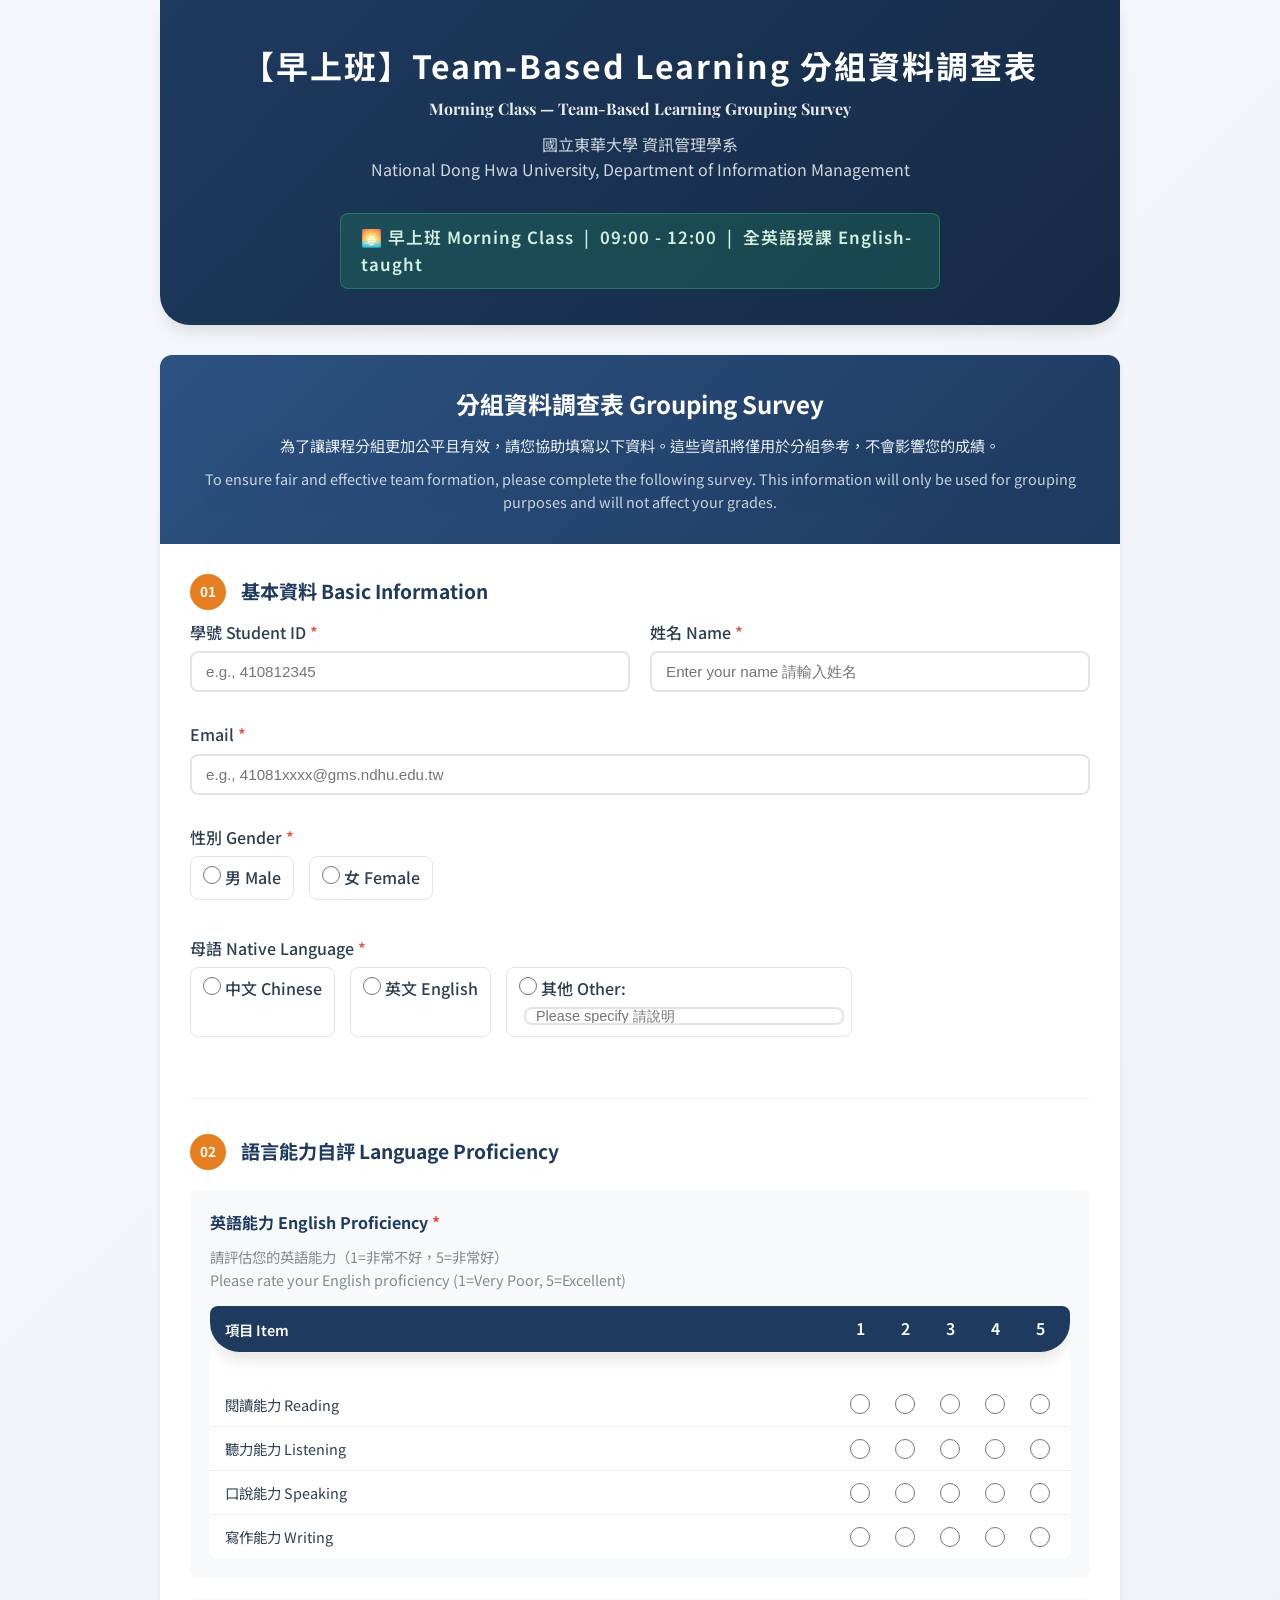
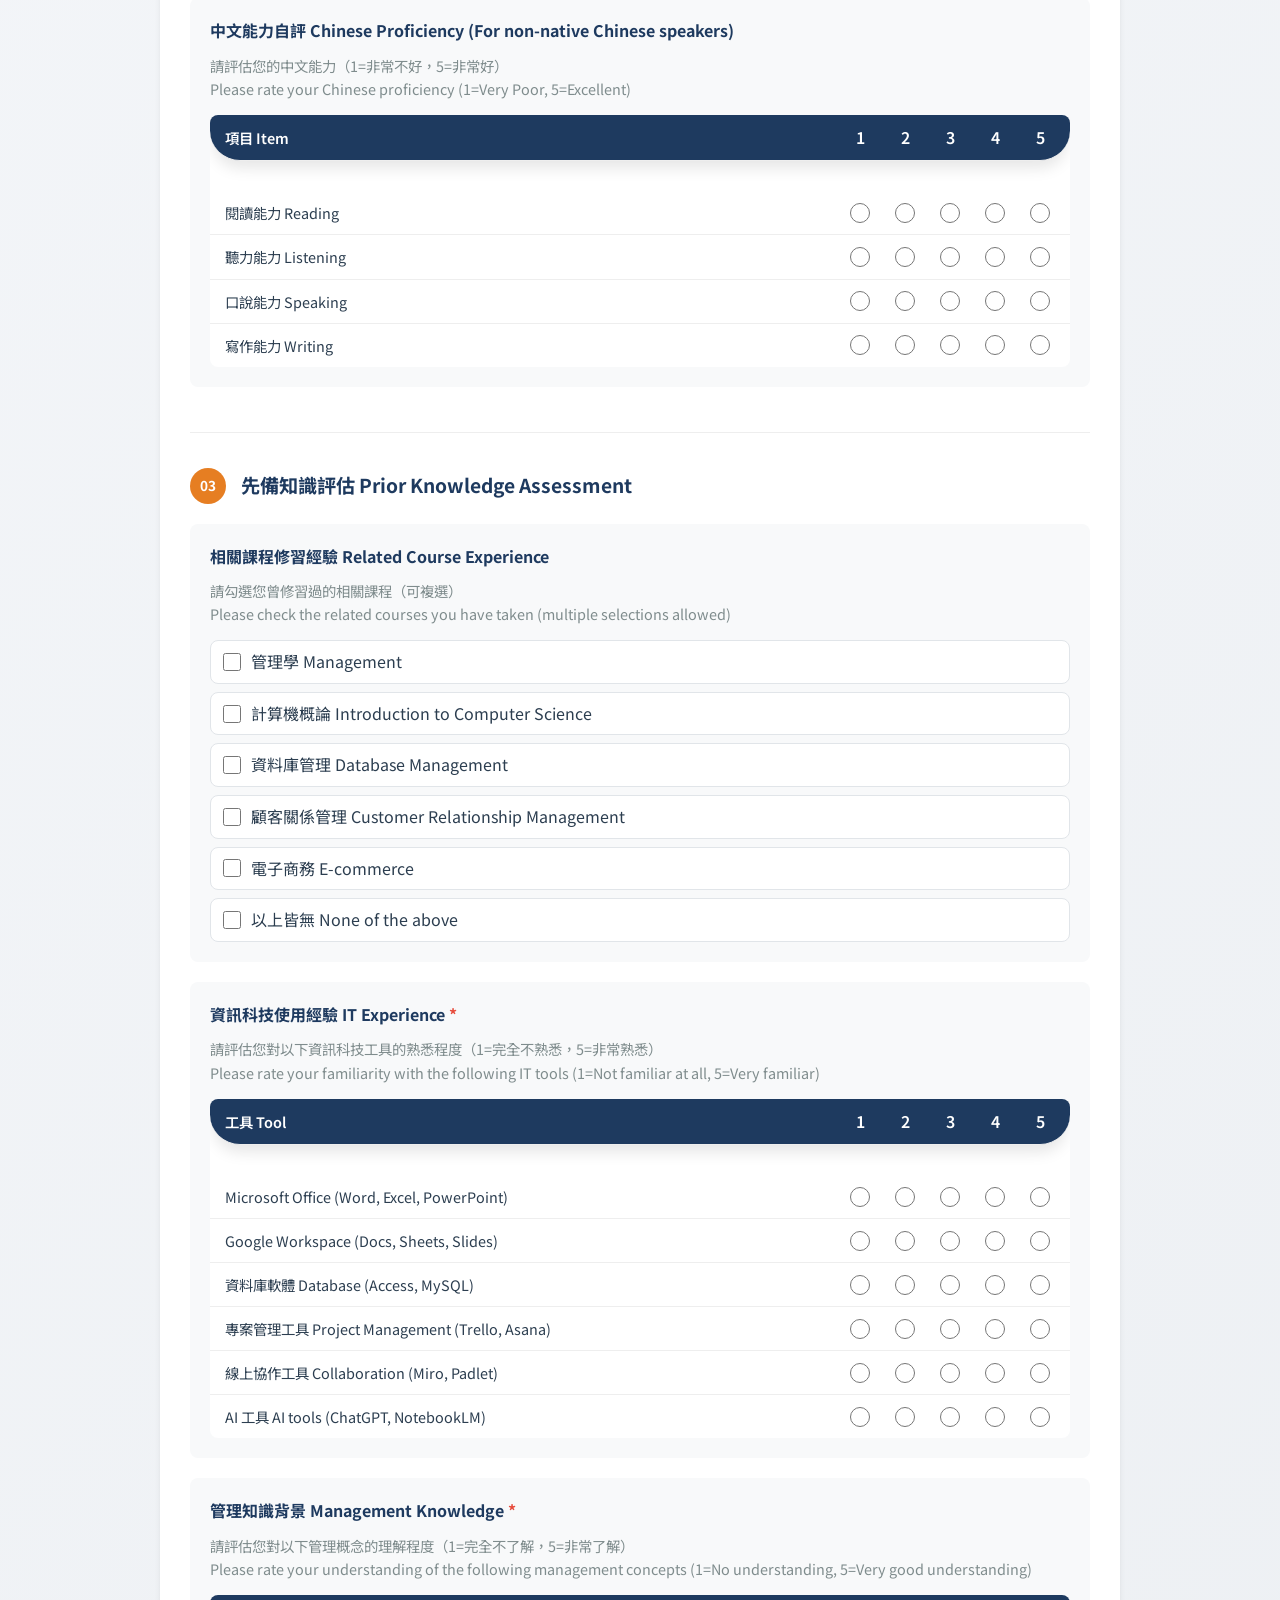
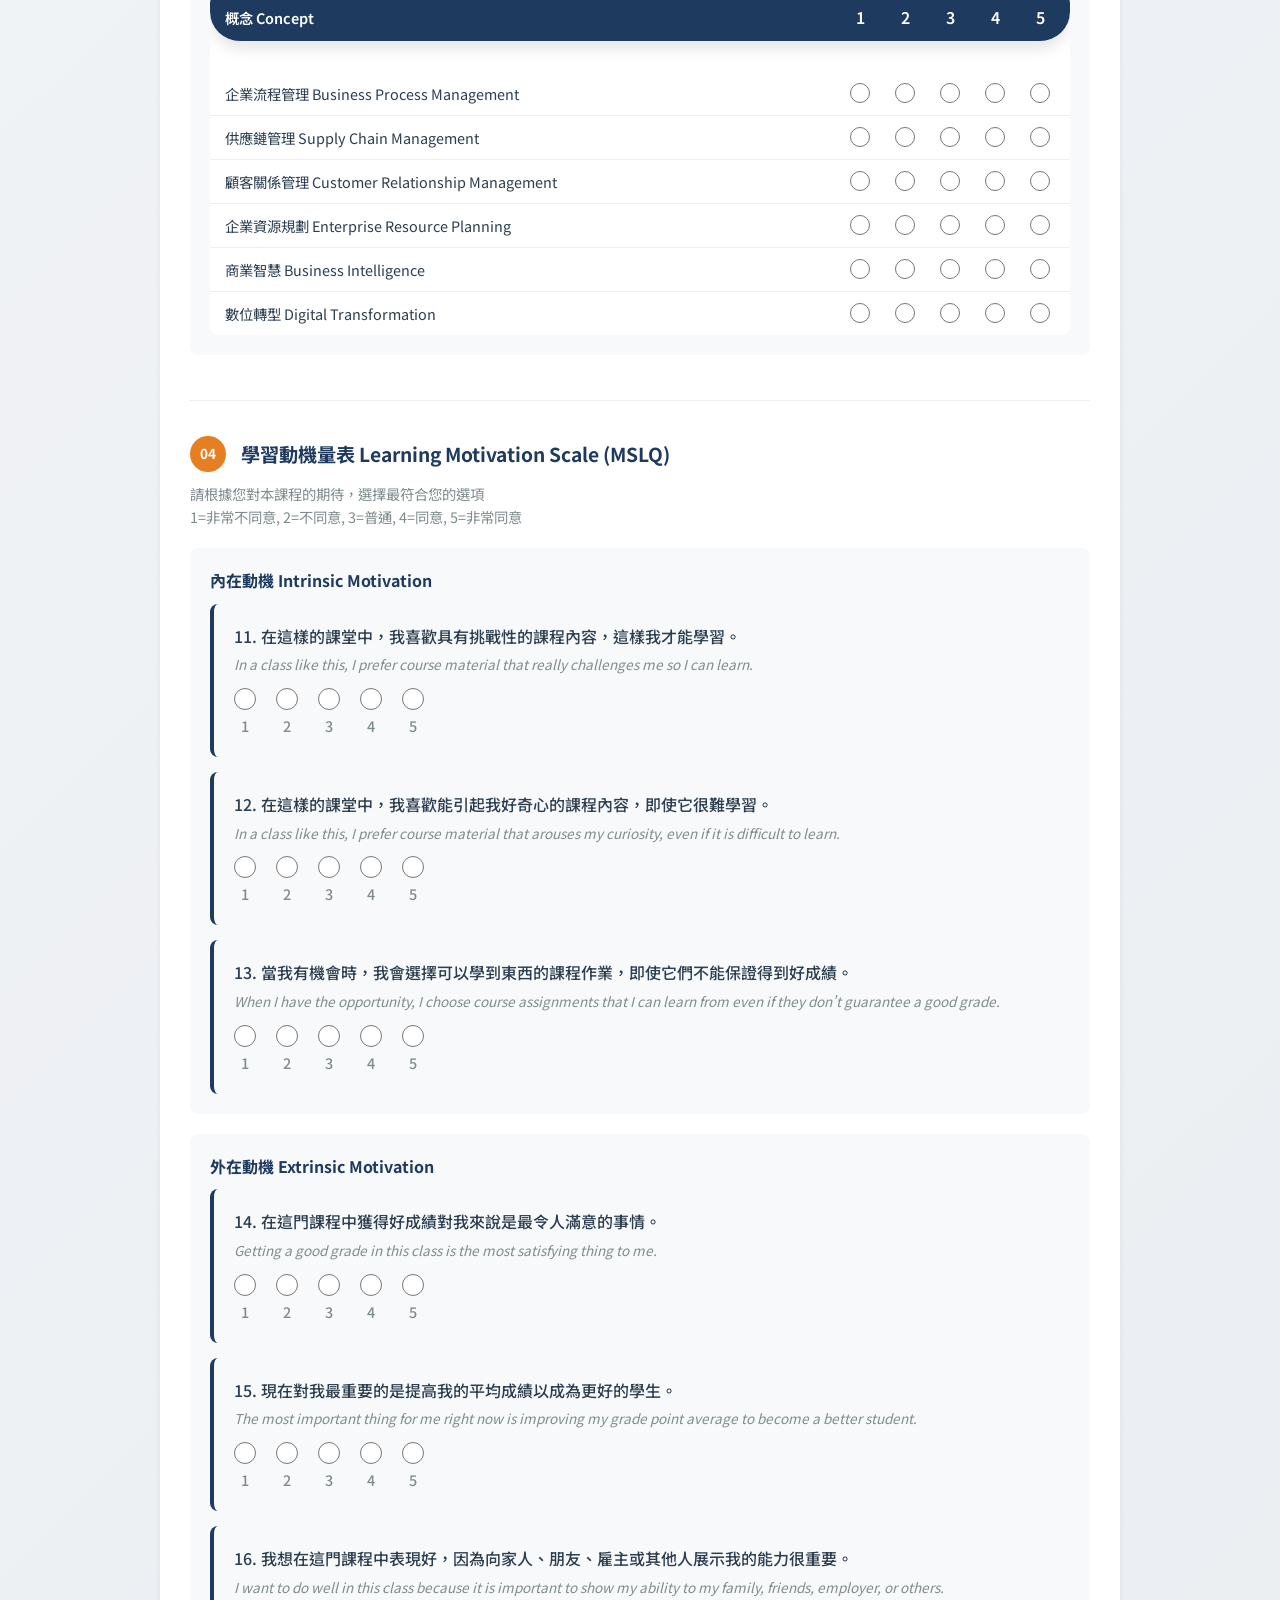
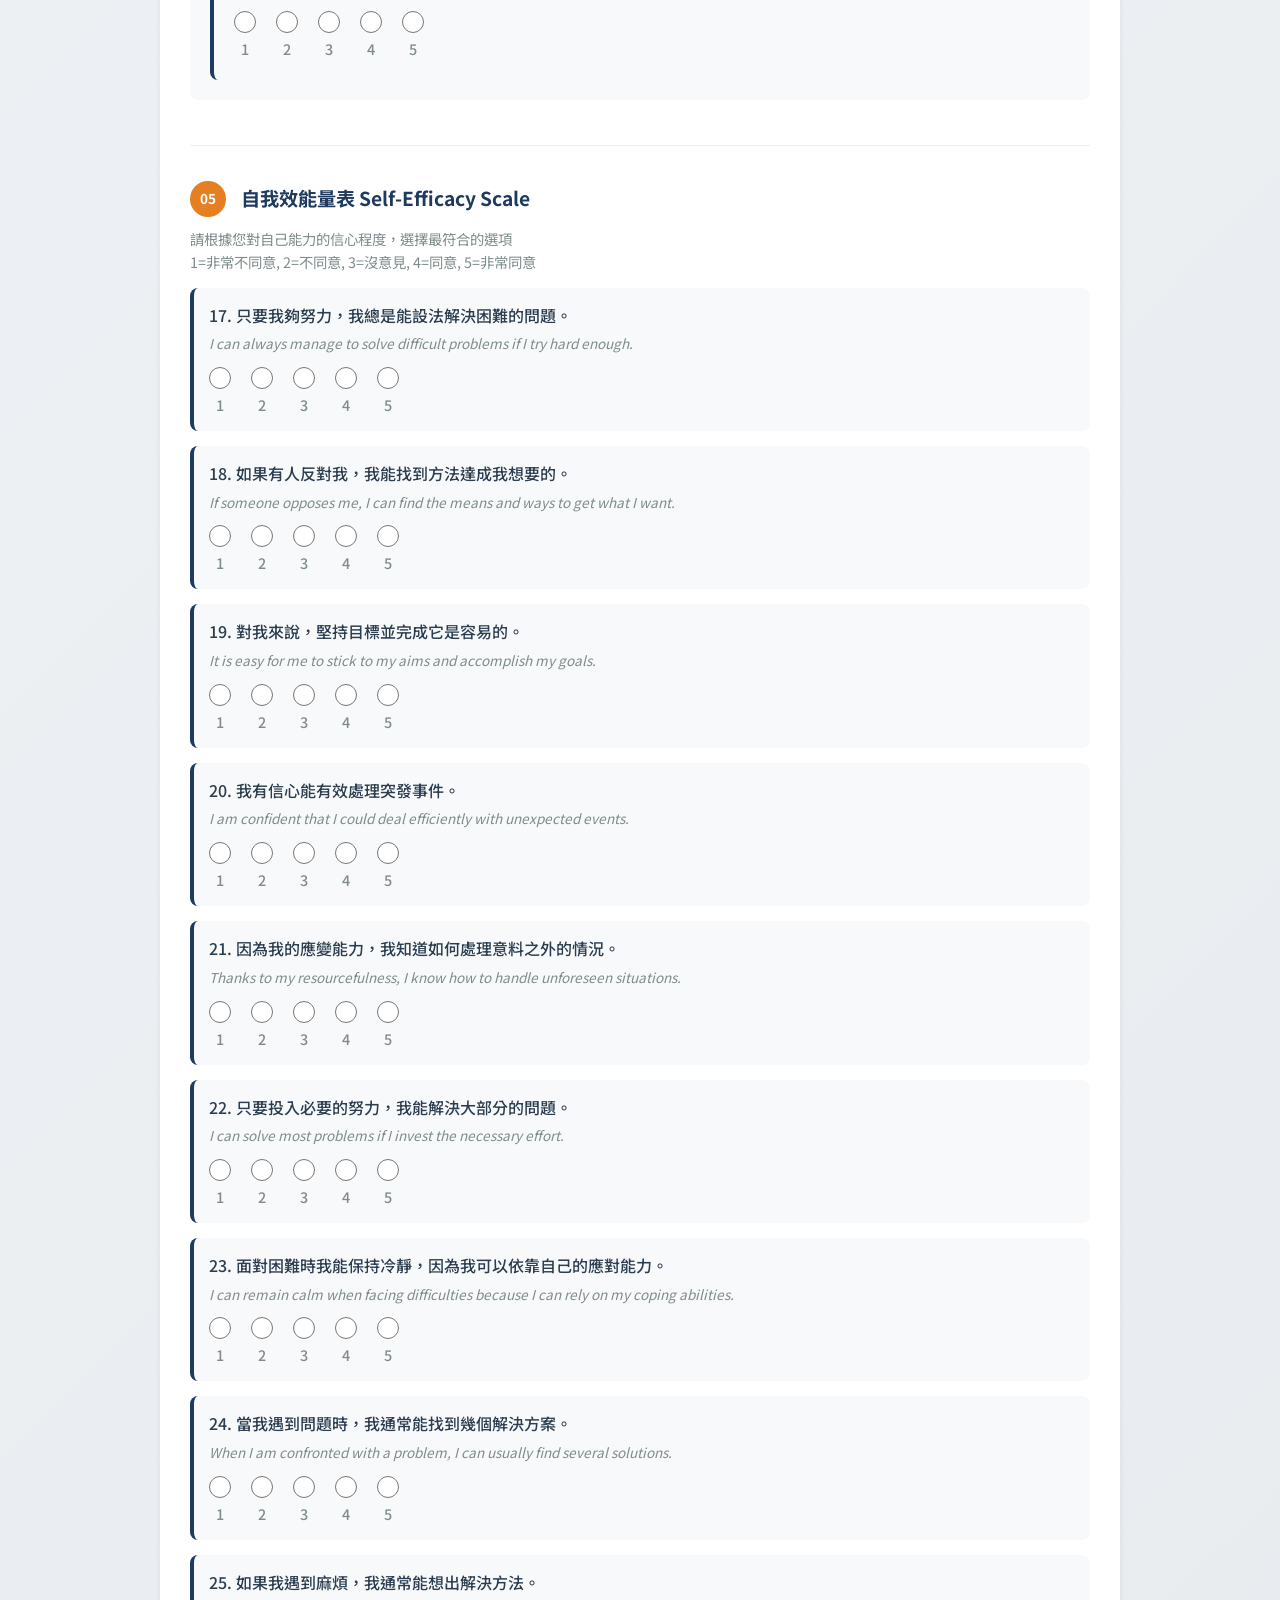
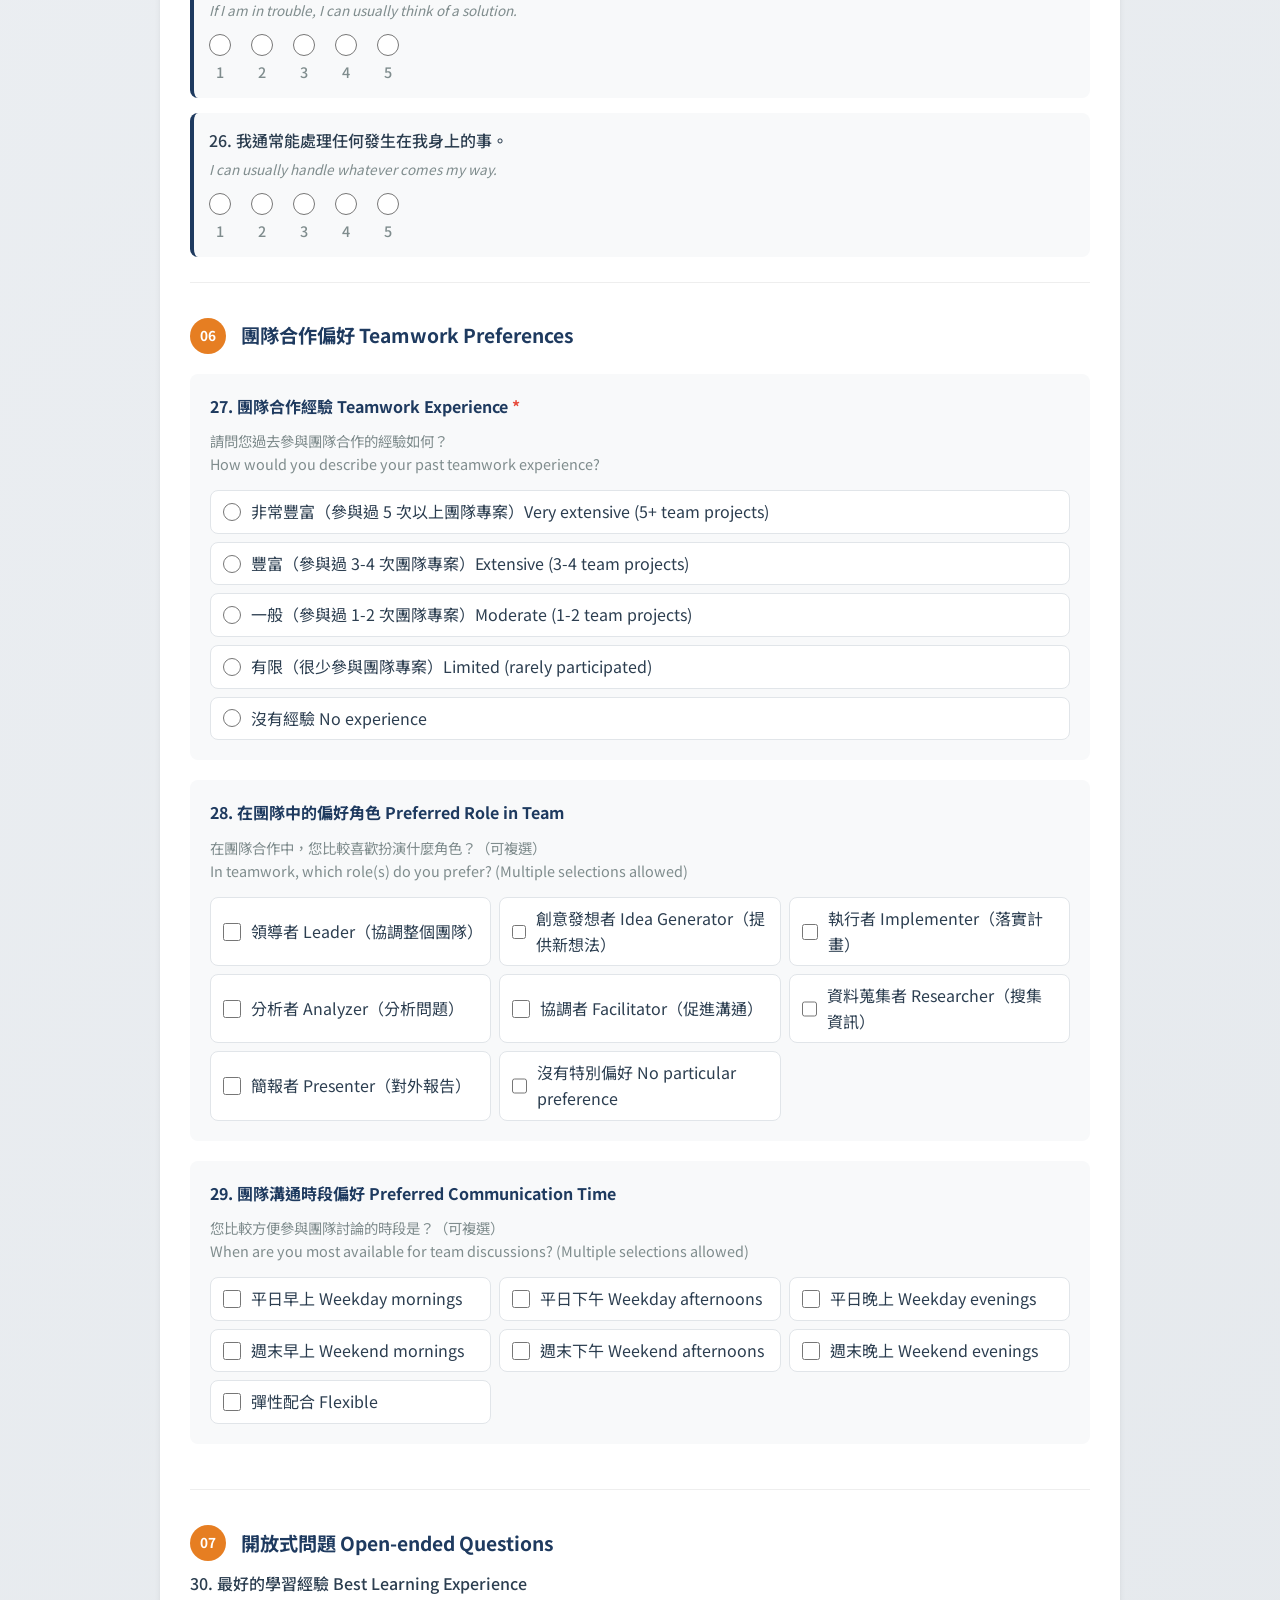
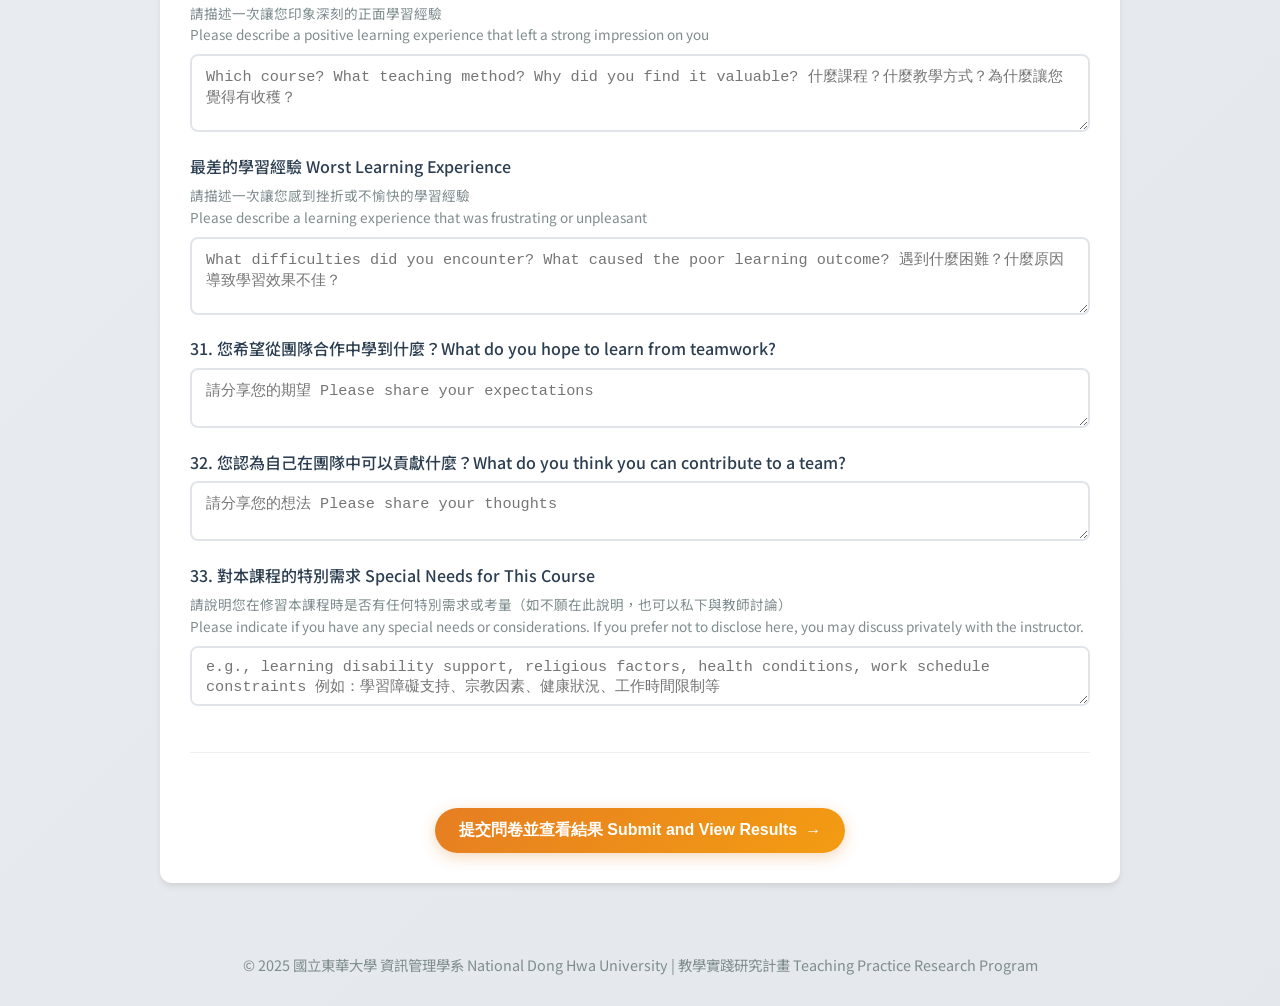
<file: morning.html>
<!DOCTYPE html>
<html lang="zh-TW">
<head>
    <meta charset="UTF-8">
    <meta name="viewport" content="width=device-width, initial-scale=1.0">
    <title>【早上班】Team-Based Learning 分組資料調查表</title>
    <link rel="preconnect" href="https://fonts.googleapis.com">
    <link rel="preconnect" href="https://fonts.gstatic.com" crossorigin>
    <link href="https://fonts.googleapis.com/css2?family=Noto+Sans+TC:wght@300;400;500;700&family=Playfair+Display:wght@600&display=swap" rel="stylesheet">
    <link rel="stylesheet" href="styles.css">
</head>
<body>
    <div class="container">
        <!-- Header -->
        <header class="header">
            <div class="header-content">
                <h1 class="title">
                    <span class="title-zh">【早上班】Team-Based Learning 分組資料調查表</span>
                    <span class="title-en">Morning Class — Team-Based Learning Grouping Survey</span>
                </h1>
                <p class="subtitle">國立東華大學 資訊管理學系<br>National Dong Hwa University, Department of Information Management</p>
            </div>
            <div class="class-banner morning-banner">
                🌅 早上班 Morning Class &nbsp;|&nbsp; 09:00 - 12:00 &nbsp;|&nbsp; 全英語授課 English-taught
            </div>
            <!-- Hidden admin access -->
            <nav id="navTabs" class="nav-tabs hidden">
                <button class="tab-btn active" data-tab="questionnaire">
                    <span class="tab-icon">📝</span>
                    <span>學生問卷</span>
                </button>
                <button class="tab-btn" data-tab="admin">
                    <span class="tab-icon">⚙️</span>
                    <span>管理後台</span>
                </button>
            </nav>
        </header>

        <!-- Student Questionnaire Section -->
        <section id="questionnaire" class="section active">
            <div class="card questionnaire-card">
                <div class="card-header">
                    <h2>分組資料調查表 Grouping Survey</h2>
                    <p class="card-subtitle">
                        為了讓課程分組更加公平且有效，請您協助填寫以下資料。這些資訊將僅用於分組參考，不會影響您的成績。<br>
                        <span class="subtitle-en">To ensure fair and effective team formation, please complete the following survey. This information will only be used for grouping purposes and will not affect your grades.</span>
                    </p>
                </div>

                <form id="studentForm" class="form">
                    <!-- Part 1: Basic Information -->
                    <div class="form-section">
                        <h3 class="section-title">
                            <span class="section-number">01</span>
                            基本資料 Basic Information
                        </h3>

                        <div class="form-row">
                            <div class="form-group">
                                <label for="studentId">學號 Student ID <span class="required">*</span></label>
                                <input type="text" id="studentId" name="studentId" required placeholder="e.g., 410812345">
                            </div>
                            <div class="form-group">
                                <label for="studentName">姓名 Name <span class="required">*</span></label>
                                <input type="text" id="studentName" name="studentName" required placeholder="Enter your name 請輸入姓名">
                            </div>
                        </div>

                        <div class="form-row">
                            <div class="form-group full-width">
                                <label for="email">Email <span class="required">*</span></label>
                                <input type="email" id="email" name="email" required placeholder="e.g., 41081xxxx@gms.ndhu.edu.tw">
                            </div>
                        </div>

                        <div class="form-row">
                            <div class="form-group">
                                <label>性別 Gender <span class="required">*</span></label>
                                <div class="radio-group horizontal">
                                    <label class="radio-option">
                                        <input type="radio" name="gender" value="male" required>
                                        <span>男 Male</span>
                                    </label>
                                    <label class="radio-option">
                                        <input type="radio" name="gender" value="female">
                                        <span>女 Female</span>
                                    </label>
                                </div>
                            </div>
                        </div>

                        <div class="form-row">
                            <div class="form-group">
                                <label>母語 Native Language <span class="required">*</span></label>
                                <div class="radio-group horizontal">
                                    <label class="radio-option">
                                        <input type="radio" name="nativeLanguage" value="chinese" required>
                                        <span>中文 Chinese</span>
                                    </label>
                                    <label class="radio-option">
                                        <input type="radio" name="nativeLanguage" value="english">
                                        <span>英文 English</span>
                                    </label>
                                    <label class="radio-option other-option">
                                        <input type="radio" name="nativeLanguage" value="other">
                                        <span>其他 Other:</span>
                                        <input type="text" name="nativeLanguageOther" class="inline-input" placeholder="Please specify 請說明">
                                    </label>
                                </div>
                            </div>
                        </div>
                    </div>

                    <!-- Part 2: Language Proficiency -->
                    <div class="form-section">
                        <h3 class="section-title">
                            <span class="section-number">02</span>
                            語言能力自評 Language Proficiency
                        </h3>

                        <div class="subsection">
                            <h4>英語能力 English Proficiency <span class="required">*</span></h4>
                            <p class="section-desc">請評估您的英語能力（1=非常不好，5=非常好）<br>Please rate your English proficiency (1=Very Poor, 5=Excellent)</p>
                            <div class="rating-table">
                                <div class="rating-row header">
                                    <div class="rating-label">項目 Item</div>
                                    <div class="rating-options">
                                        <span>1</span><span>2</span><span>3</span><span>4</span><span>5</span>
                                    </div>
                                </div>
                                <div class="rating-row">
                                    <div class="rating-label">閱讀能力 Reading</div>
                                    <div class="rating-options">
                                        <label><input type="radio" name="engReading" value="1" required></label>
                                        <label><input type="radio" name="engReading" value="2"></label>
                                        <label><input type="radio" name="engReading" value="3"></label>
                                        <label><input type="radio" name="engReading" value="4"></label>
                                        <label><input type="radio" name="engReading" value="5"></label>
                                    </div>
                                </div>
                                <div class="rating-row">
                                    <div class="rating-label">聽力能力 Listening</div>
                                    <div class="rating-options">
                                        <label><input type="radio" name="engListening" value="1" required></label>
                                        <label><input type="radio" name="engListening" value="2"></label>
                                        <label><input type="radio" name="engListening" value="3"></label>
                                        <label><input type="radio" name="engListening" value="4"></label>
                                        <label><input type="radio" name="engListening" value="5"></label>
                                    </div>
                                </div>
                                <div class="rating-row">
                                    <div class="rating-label">口說能力 Speaking</div>
                                    <div class="rating-options">
                                        <label><input type="radio" name="engSpeaking" value="1" required></label>
                                        <label><input type="radio" name="engSpeaking" value="2"></label>
                                        <label><input type="radio" name="engSpeaking" value="3"></label>
                                        <label><input type="radio" name="engSpeaking" value="4"></label>
                                        <label><input type="radio" name="engSpeaking" value="5"></label>
                                    </div>
                                </div>
                                <div class="rating-row">
                                    <div class="rating-label">寫作能力 Writing</div>
                                    <div class="rating-options">
                                        <label><input type="radio" name="engWriting" value="1" required></label>
                                        <label><input type="radio" name="engWriting" value="2"></label>
                                        <label><input type="radio" name="engWriting" value="3"></label>
                                        <label><input type="radio" name="engWriting" value="4"></label>
                                        <label><input type="radio" name="engWriting" value="5"></label>
                                    </div>
                                </div>
                            </div>
                        </div>

                        <div class="subsection" id="chineseProficiency">
                            <h4>中文能力自評 Chinese Proficiency (For non-native Chinese speakers)</h4>
                            <p class="section-desc">請評估您的中文能力（1=非常不好，5=非常好）<br>Please rate your Chinese proficiency (1=Very Poor, 5=Excellent)</p>
                            <div class="rating-table">
                                <div class="rating-row header">
                                    <div class="rating-label">項目 Item</div>
                                    <div class="rating-options">
                                        <span>1</span><span>2</span><span>3</span><span>4</span><span>5</span>
                                    </div>
                                </div>
                                <div class="rating-row">
                                    <div class="rating-label">閱讀能力 Reading</div>
                                    <div class="rating-options">
                                        <label><input type="radio" name="chnReading" value="1"></label>
                                        <label><input type="radio" name="chnReading" value="2"></label>
                                        <label><input type="radio" name="chnReading" value="3"></label>
                                        <label><input type="radio" name="chnReading" value="4"></label>
                                        <label><input type="radio" name="chnReading" value="5"></label>
                                    </div>
                                </div>
                                <div class="rating-row">
                                    <div class="rating-label">聽力能力 Listening</div>
                                    <div class="rating-options">
                                        <label><input type="radio" name="chnListening" value="1"></label>
                                        <label><input type="radio" name="chnListening" value="2"></label>
                                        <label><input type="radio" name="chnListening" value="3"></label>
                                        <label><input type="radio" name="chnListening" value="4"></label>
                                        <label><input type="radio" name="chnListening" value="5"></label>
                                    </div>
                                </div>
                                <div class="rating-row">
                                    <div class="rating-label">口說能力 Speaking</div>
                                    <div class="rating-options">
                                        <label><input type="radio" name="chnSpeaking" value="1"></label>
                                        <label><input type="radio" name="chnSpeaking" value="2"></label>
                                        <label><input type="radio" name="chnSpeaking" value="3"></label>
                                        <label><input type="radio" name="chnSpeaking" value="4"></label>
                                        <label><input type="radio" name="chnSpeaking" value="5"></label>
                                    </div>
                                </div>
                                <div class="rating-row">
                                    <div class="rating-label">寫作能力 Writing</div>
                                    <div class="rating-options">
                                        <label><input type="radio" name="chnWriting" value="1"></label>
                                        <label><input type="radio" name="chnWriting" value="2"></label>
                                        <label><input type="radio" name="chnWriting" value="3"></label>
                                        <label><input type="radio" name="chnWriting" value="4"></label>
                                        <label><input type="radio" name="chnWriting" value="5"></label>
                                    </div>
                                </div>
                            </div>
                        </div>
                    </div>

                    <!-- Part 3: Prior Knowledge -->
                    <div class="form-section">
                        <h3 class="section-title">
                            <span class="section-number">03</span>
                            先備知識評估 Prior Knowledge Assessment
                        </h3>

                        <div class="subsection">
                            <h4>相關課程修習經驗 Related Course Experience</h4>
                            <p class="section-desc">請勾選您曾修習過的相關課程（可複選）<br>Please check the related courses you have taken (multiple selections allowed)</p>
                            <div class="checkbox-group">
                                <label class="checkbox-option">
                                    <input type="checkbox" name="courses" value="management">
                                    <span>管理學 Management</span>
                                </label>
                                <label class="checkbox-option">
                                    <input type="checkbox" name="courses" value="intro_cs">
                                    <span>計算機概論 Introduction to Computer Science</span>
                                </label>
                                <label class="checkbox-option">
                                    <input type="checkbox" name="courses" value="database">
                                    <span>資料庫管理 Database Management</span>
                                </label>
                                <label class="checkbox-option">
                                    <input type="checkbox" name="courses" value="crm">
                                    <span>顧客關係管理 Customer Relationship Management</span>
                                </label>
                                <label class="checkbox-option">
                                    <input type="checkbox" name="courses" value="ecommerce">
                                    <span>電子商務 E-commerce</span>
                                </label>
                                <label class="checkbox-option">
                                    <input type="checkbox" name="courses" value="none" id="coursesNone">
                                    <span>以上皆無 None of the above</span>
                                </label>
                            </div>
                        </div>

                        <div class="subsection">
                            <h4>資訊科技使用經驗 IT Experience <span class="required">*</span></h4>
                            <p class="section-desc">請評估您對以下資訊科技工具的熟悉程度（1=完全不熟悉，5=非常熟悉）<br>Please rate your familiarity with the following IT tools (1=Not familiar at all, 5=Very familiar)</p>
                            <div class="rating-table">
                                <div class="rating-row header">
                                    <div class="rating-label">工具 Tool</div>
                                    <div class="rating-options">
                                        <span>1</span><span>2</span><span>3</span><span>4</span><span>5</span>
                                    </div>
                                </div>
                                <div class="rating-row">
                                    <div class="rating-label">Microsoft Office (Word, Excel, PowerPoint)</div>
                                    <div class="rating-options">
                                        <label><input type="radio" name="itOffice" value="1" required></label>
                                        <label><input type="radio" name="itOffice" value="2"></label>
                                        <label><input type="radio" name="itOffice" value="3"></label>
                                        <label><input type="radio" name="itOffice" value="4"></label>
                                        <label><input type="radio" name="itOffice" value="5"></label>
                                    </div>
                                </div>
                                <div class="rating-row">
                                    <div class="rating-label">Google Workspace (Docs, Sheets, Slides)</div>
                                    <div class="rating-options">
                                        <label><input type="radio" name="itGoogle" value="1" required></label>
                                        <label><input type="radio" name="itGoogle" value="2"></label>
                                        <label><input type="radio" name="itGoogle" value="3"></label>
                                        <label><input type="radio" name="itGoogle" value="4"></label>
                                        <label><input type="radio" name="itGoogle" value="5"></label>
                                    </div>
                                </div>
                                <div class="rating-row">
                                    <div class="rating-label">資料庫軟體 Database (Access, MySQL)</div>
                                    <div class="rating-options">
                                        <label><input type="radio" name="itDatabase" value="1" required></label>
                                        <label><input type="radio" name="itDatabase" value="2"></label>
                                        <label><input type="radio" name="itDatabase" value="3"></label>
                                        <label><input type="radio" name="itDatabase" value="4"></label>
                                        <label><input type="radio" name="itDatabase" value="5"></label>
                                    </div>
                                </div>
                                <div class="rating-row">
                                    <div class="rating-label">專案管理工具 Project Management (Trello, Asana)</div>
                                    <div class="rating-options">
                                        <label><input type="radio" name="itProject" value="1" required></label>
                                        <label><input type="radio" name="itProject" value="2"></label>
                                        <label><input type="radio" name="itProject" value="3"></label>
                                        <label><input type="radio" name="itProject" value="4"></label>
                                        <label><input type="radio" name="itProject" value="5"></label>
                                    </div>
                                </div>
                                <div class="rating-row">
                                    <div class="rating-label">線上協作工具 Collaboration (Miro, Padlet)</div>
                                    <div class="rating-options">
                                        <label><input type="radio" name="itCollab" value="1" required></label>
                                        <label><input type="radio" name="itCollab" value="2"></label>
                                        <label><input type="radio" name="itCollab" value="3"></label>
                                        <label><input type="radio" name="itCollab" value="4"></label>
                                        <label><input type="radio" name="itCollab" value="5"></label>
                                    </div>
                                </div>
                                <div class="rating-row">
                                    <div class="rating-label">AI 工具 AI tools (ChatGPT, NotebookLM)</div>
                                    <div class="rating-options">
                                        <label><input type="radio" name="itAI" value="1" required></label>
                                        <label><input type="radio" name="itAI" value="2"></label>
                                        <label><input type="radio" name="itAI" value="3"></label>
                                        <label><input type="radio" name="itAI" value="4"></label>
                                        <label><input type="radio" name="itAI" value="5"></label>
                                    </div>
                                </div>
                            </div>
                        </div>

                        <div class="subsection">
                            <h4>管理知識背景 Management Knowledge <span class="required">*</span></h4>
                            <p class="section-desc">請評估您對以下管理概念的理解程度（1=完全不了解，5=非常了解）<br>Please rate your understanding of the following management concepts (1=No understanding, 5=Very good understanding)</p>
                            <div class="rating-table">
                                <div class="rating-row header">
                                    <div class="rating-label">概念 Concept</div>
                                    <div class="rating-options">
                                        <span>1</span><span>2</span><span>3</span><span>4</span><span>5</span>
                                    </div>
                                </div>
                                <div class="rating-row">
                                    <div class="rating-label">企業流程管理 Business Process Management</div>
                                    <div class="rating-options">
                                        <label><input type="radio" name="mgmtBPM" value="1" required></label>
                                        <label><input type="radio" name="mgmtBPM" value="2"></label>
                                        <label><input type="radio" name="mgmtBPM" value="3"></label>
                                        <label><input type="radio" name="mgmtBPM" value="4"></label>
                                        <label><input type="radio" name="mgmtBPM" value="5"></label>
                                    </div>
                                </div>
                                <div class="rating-row">
                                    <div class="rating-label">供應鏈管理 Supply Chain Management</div>
                                    <div class="rating-options">
                                        <label><input type="radio" name="mgmtSCM" value="1" required></label>
                                        <label><input type="radio" name="mgmtSCM" value="2"></label>
                                        <label><input type="radio" name="mgmtSCM" value="3"></label>
                                        <label><input type="radio" name="mgmtSCM" value="4"></label>
                                        <label><input type="radio" name="mgmtSCM" value="5"></label>
                                    </div>
                                </div>
                                <div class="rating-row">
                                    <div class="rating-label">顧客關係管理 Customer Relationship Management</div>
                                    <div class="rating-options">
                                        <label><input type="radio" name="mgmtCRM" value="1" required></label>
                                        <label><input type="radio" name="mgmtCRM" value="2"></label>
                                        <label><input type="radio" name="mgmtCRM" value="3"></label>
                                        <label><input type="radio" name="mgmtCRM" value="4"></label>
                                        <label><input type="radio" name="mgmtCRM" value="5"></label>
                                    </div>
                                </div>
                                <div class="rating-row">
                                    <div class="rating-label">企業資源規劃 Enterprise Resource Planning</div>
                                    <div class="rating-options">
                                        <label><input type="radio" name="mgmtERP" value="1" required></label>
                                        <label><input type="radio" name="mgmtERP" value="2"></label>
                                        <label><input type="radio" name="mgmtERP" value="3"></label>
                                        <label><input type="radio" name="mgmtERP" value="4"></label>
                                        <label><input type="radio" name="mgmtERP" value="5"></label>
                                    </div>
                                </div>
                                <div class="rating-row">
                                    <div class="rating-label">商業智慧 Business Intelligence</div>
                                    <div class="rating-options">
                                        <label><input type="radio" name="mgmtBI" value="1" required></label>
                                        <label><input type="radio" name="mgmtBI" value="2"></label>
                                        <label><input type="radio" name="mgmtBI" value="3"></label>
                                        <label><input type="radio" name="mgmtBI" value="4"></label>
                                        <label><input type="radio" name="mgmtBI" value="5"></label>
                                    </div>
                                </div>
                                <div class="rating-row">
                                    <div class="rating-label">數位轉型 Digital Transformation</div>
                                    <div class="rating-options">
                                        <label><input type="radio" name="mgmtDT" value="1" required></label>
                                        <label><input type="radio" name="mgmtDT" value="2"></label>
                                        <label><input type="radio" name="mgmtDT" value="3"></label>
                                        <label><input type="radio" name="mgmtDT" value="4"></label>
                                        <label><input type="radio" name="mgmtDT" value="5"></label>
                                    </div>
                                </div>
                            </div>
                        </div>
                    </div>

                    <!-- Part 4: Learning Motivation (MSLQ) -->
                    <div class="form-section">
                        <h3 class="section-title">
                            <span class="section-number">04</span>
                            學習動機量表 Learning Motivation Scale (MSLQ)
                        </h3>
                        <p class="section-desc">
                            請根據您對本課程的期待，選擇最符合您的選項<br>
                            1=非常不同意, 2=不同意, 3=普通, 4=同意, 5=非常同意
                        </p>

                        <div class="subsection">
                            <h4>內在動機 Intrinsic Motivation</h4>
                            <div class="likert-group">
                                <div class="likert-item">
                                    <p class="likert-question">11. 在這樣的課堂中，我喜歡具有挑戰性的課程內容，這樣我才能學習。</p>
                                    <p class="likert-question-en">In a class like this, I prefer course material that really challenges me so I can learn.</p>
                                    <div class="likert-scale">
                                        <label><input type="radio" name="mslq11" value="1" required><span>1</span></label>
                                        <label><input type="radio" name="mslq11" value="2"><span>2</span></label>
                                        <label><input type="radio" name="mslq11" value="3"><span>3</span></label>
                                        <label><input type="radio" name="mslq11" value="4"><span>4</span></label>
                                        <label><input type="radio" name="mslq11" value="5"><span>5</span></label>
                                    </div>
                                </div>
                                <div class="likert-item">
                                    <p class="likert-question">12. 在這樣的課堂中，我喜歡能引起我好奇心的課程內容，即使它很難學習。</p>
                                    <p class="likert-question-en">In a class like this, I prefer course material that arouses my curiosity, even if it is difficult to learn.</p>
                                    <div class="likert-scale">
                                        <label><input type="radio" name="mslq12" value="1" required><span>1</span></label>
                                        <label><input type="radio" name="mslq12" value="2"><span>2</span></label>
                                        <label><input type="radio" name="mslq12" value="3"><span>3</span></label>
                                        <label><input type="radio" name="mslq12" value="4"><span>4</span></label>
                                        <label><input type="radio" name="mslq12" value="5"><span>5</span></label>
                                    </div>
                                </div>
                                <div class="likert-item">
                                    <p class="likert-question">13. 當我有機會時，我會選擇可以學到東西的課程作業，即使它們不能保證得到好成績。</p>
                                    <p class="likert-question-en">When I have the opportunity, I choose course assignments that I can learn from even if they don't guarantee a good grade.</p>
                                    <div class="likert-scale">
                                        <label><input type="radio" name="mslq13" value="1" required><span>1</span></label>
                                        <label><input type="radio" name="mslq13" value="2"><span>2</span></label>
                                        <label><input type="radio" name="mslq13" value="3"><span>3</span></label>
                                        <label><input type="radio" name="mslq13" value="4"><span>4</span></label>
                                        <label><input type="radio" name="mslq13" value="5"><span>5</span></label>
                                    </div>
                                </div>
                            </div>
                        </div>

                        <div class="subsection">
                            <h4>外在動機 Extrinsic Motivation</h4>
                            <div class="likert-group">
                                <div class="likert-item">
                                    <p class="likert-question">14. 在這門課程中獲得好成績對我來說是最令人滿意的事情。</p>
                                    <p class="likert-question-en">Getting a good grade in this class is the most satisfying thing to me.</p>
                                    <div class="likert-scale">
                                        <label><input type="radio" name="mslq14" value="1" required><span>1</span></label>
                                        <label><input type="radio" name="mslq14" value="2"><span>2</span></label>
                                        <label><input type="radio" name="mslq14" value="3"><span>3</span></label>
                                        <label><input type="radio" name="mslq14" value="4"><span>4</span></label>
                                        <label><input type="radio" name="mslq14" value="5"><span>5</span></label>
                                    </div>
                                </div>
                                <div class="likert-item">
                                    <p class="likert-question">15. 現在對我最重要的是提高我的平均成績以成為更好的學生。</p>
                                    <p class="likert-question-en">The most important thing for me right now is improving my grade point average to become a better student.</p>
                                    <div class="likert-scale">
                                        <label><input type="radio" name="mslq15" value="1" required><span>1</span></label>
                                        <label><input type="radio" name="mslq15" value="2"><span>2</span></label>
                                        <label><input type="radio" name="mslq15" value="3"><span>3</span></label>
                                        <label><input type="radio" name="mslq15" value="4"><span>4</span></label>
                                        <label><input type="radio" name="mslq15" value="5"><span>5</span></label>
                                    </div>
                                </div>
                                <div class="likert-item">
                                    <p class="likert-question">16. 我想在這門課程中表現好，因為向家人、朋友、雇主或其他人展示我的能力很重要。</p>
                                    <p class="likert-question-en">I want to do well in this class because it is important to show my ability to my family, friends, employer, or others.</p>
                                    <div class="likert-scale">
                                        <label><input type="radio" name="mslq16" value="1" required><span>1</span></label>
                                        <label><input type="radio" name="mslq16" value="2"><span>2</span></label>
                                        <label><input type="radio" name="mslq16" value="3"><span>3</span></label>
                                        <label><input type="radio" name="mslq16" value="4"><span>4</span></label>
                                        <label><input type="radio" name="mslq16" value="5"><span>5</span></label>
                                    </div>
                                </div>
                            </div>
                        </div>
                    </div>

                    <!-- Part 5: Self-Efficacy -->
                    <div class="form-section">
                        <h3 class="section-title">
                            <span class="section-number">05</span>
                            自我效能量表 Self-Efficacy Scale
                        </h3>
                        <p class="section-desc">
                            請根據您對自己能力的信心程度，選擇最符合的選項<br>
                            1=非常不同意, 2=不同意, 3=沒意見, 4=同意, 5=非常同意
                        </p>

                        <div class="likert-group compact">
                            <div class="likert-item">
                                <p class="likert-question">17. 只要我夠努力，我總是能設法解決困難的問題。</p>
                                <p class="likert-question-en">I can always manage to solve difficult problems if I try hard enough.</p>
                                <div class="likert-scale">
                                    <label><input type="radio" name="se17" value="1" required><span>1</span></label>
                                    <label><input type="radio" name="se17" value="2"><span>2</span></label>
                                    <label><input type="radio" name="se17" value="3"><span>3</span></label>
                                    <label><input type="radio" name="se17" value="4"><span>4</span></label>
                                    <label><input type="radio" name="se17" value="5"><span>5</span></label>
                                </div>
                            </div>
                            <div class="likert-item">
                                <p class="likert-question">18. 如果有人反對我，我能找到方法達成我想要的。</p>
                                <p class="likert-question-en">If someone opposes me, I can find the means and ways to get what I want.</p>
                                <div class="likert-scale">
                                    <label><input type="radio" name="se18" value="1" required><span>1</span></label>
                                    <label><input type="radio" name="se18" value="2"><span>2</span></label>
                                    <label><input type="radio" name="se18" value="3"><span>3</span></label>
                                    <label><input type="radio" name="se18" value="4"><span>4</span></label>
                                    <label><input type="radio" name="se18" value="5"><span>5</span></label>
                                </div>
                            </div>
                            <div class="likert-item">
                                <p class="likert-question">19. 對我來說，堅持目標並完成它是容易的。</p>
                                <p class="likert-question-en">It is easy for me to stick to my aims and accomplish my goals.</p>
                                <div class="likert-scale">
                                    <label><input type="radio" name="se19" value="1" required><span>1</span></label>
                                    <label><input type="radio" name="se19" value="2"><span>2</span></label>
                                    <label><input type="radio" name="se19" value="3"><span>3</span></label>
                                    <label><input type="radio" name="se19" value="4"><span>4</span></label>
                                    <label><input type="radio" name="se19" value="5"><span>5</span></label>
                                </div>
                            </div>
                            <div class="likert-item">
                                <p class="likert-question">20. 我有信心能有效處理突發事件。</p>
                                <p class="likert-question-en">I am confident that I could deal efficiently with unexpected events.</p>
                                <div class="likert-scale">
                                    <label><input type="radio" name="se20" value="1" required><span>1</span></label>
                                    <label><input type="radio" name="se20" value="2"><span>2</span></label>
                                    <label><input type="radio" name="se20" value="3"><span>3</span></label>
                                    <label><input type="radio" name="se20" value="4"><span>4</span></label>
                                    <label><input type="radio" name="se20" value="5"><span>5</span></label>
                                </div>
                            </div>
                            <div class="likert-item">
                                <p class="likert-question">21. 因為我的應變能力，我知道如何處理意料之外的情況。</p>
                                <p class="likert-question-en">Thanks to my resourcefulness, I know how to handle unforeseen situations.</p>
                                <div class="likert-scale">
                                    <label><input type="radio" name="se21" value="1" required><span>1</span></label>
                                    <label><input type="radio" name="se21" value="2"><span>2</span></label>
                                    <label><input type="radio" name="se21" value="3"><span>3</span></label>
                                    <label><input type="radio" name="se21" value="4"><span>4</span></label>
                                    <label><input type="radio" name="se21" value="5"><span>5</span></label>
                                </div>
                            </div>
                            <div class="likert-item">
                                <p class="likert-question">22. 只要投入必要的努力，我能解決大部分的問題。</p>
                                <p class="likert-question-en">I can solve most problems if I invest the necessary effort.</p>
                                <div class="likert-scale">
                                    <label><input type="radio" name="se22" value="1" required><span>1</span></label>
                                    <label><input type="radio" name="se22" value="2"><span>2</span></label>
                                    <label><input type="radio" name="se22" value="3"><span>3</span></label>
                                    <label><input type="radio" name="se22" value="4"><span>4</span></label>
                                    <label><input type="radio" name="se22" value="5"><span>5</span></label>
                                </div>
                            </div>
                            <div class="likert-item">
                                <p class="likert-question">23. 面對困難時我能保持冷靜，因為我可以依靠自己的應對能力。</p>
                                <p class="likert-question-en">I can remain calm when facing difficulties because I can rely on my coping abilities.</p>
                                <div class="likert-scale">
                                    <label><input type="radio" name="se23" value="1" required><span>1</span></label>
                                    <label><input type="radio" name="se23" value="2"><span>2</span></label>
                                    <label><input type="radio" name="se23" value="3"><span>3</span></label>
                                    <label><input type="radio" name="se23" value="4"><span>4</span></label>
                                    <label><input type="radio" name="se23" value="5"><span>5</span></label>
                                </div>
                            </div>
                            <div class="likert-item">
                                <p class="likert-question">24. 當我遇到問題時，我通常能找到幾個解決方案。</p>
                                <p class="likert-question-en">When I am confronted with a problem, I can usually find several solutions.</p>
                                <div class="likert-scale">
                                    <label><input type="radio" name="se24" value="1" required><span>1</span></label>
                                    <label><input type="radio" name="se24" value="2"><span>2</span></label>
                                    <label><input type="radio" name="se24" value="3"><span>3</span></label>
                                    <label><input type="radio" name="se24" value="4"><span>4</span></label>
                                    <label><input type="radio" name="se24" value="5"><span>5</span></label>
                                </div>
                            </div>
                            <div class="likert-item">
                                <p class="likert-question">25. 如果我遇到麻煩，我通常能想出解決方法。</p>
                                <p class="likert-question-en">If I am in trouble, I can usually think of a solution.</p>
                                <div class="likert-scale">
                                    <label><input type="radio" name="se25" value="1" required><span>1</span></label>
                                    <label><input type="radio" name="se25" value="2"><span>2</span></label>
                                    <label><input type="radio" name="se25" value="3"><span>3</span></label>
                                    <label><input type="radio" name="se25" value="4"><span>4</span></label>
                                    <label><input type="radio" name="se25" value="5"><span>5</span></label>
                                </div>
                            </div>
                            <div class="likert-item">
                                <p class="likert-question">26. 我通常能處理任何發生在我身上的事。</p>
                                <p class="likert-question-en">I can usually handle whatever comes my way.</p>
                                <div class="likert-scale">
                                    <label><input type="radio" name="se26" value="1" required><span>1</span></label>
                                    <label><input type="radio" name="se26" value="2"><span>2</span></label>
                                    <label><input type="radio" name="se26" value="3"><span>3</span></label>
                                    <label><input type="radio" name="se26" value="4"><span>4</span></label>
                                    <label><input type="radio" name="se26" value="5"><span>5</span></label>
                                </div>
                            </div>
                        </div>
                    </div>

                    <!-- Part 6: Teamwork Preferences -->
                    <div class="form-section">
                        <h3 class="section-title">
                            <span class="section-number">06</span>
                            團隊合作偏好 Teamwork Preferences
                        </h3>

                        <div class="subsection">
                            <h4>27. 團隊合作經驗 Teamwork Experience <span class="required">*</span></h4>
                            <p class="section-desc">請問您過去參與團隊合作的經驗如何？<br>How would you describe your past teamwork experience?</p>
                            <div class="radio-group">
                                <label class="radio-option">
                                    <input type="radio" name="teamExp" value="5" required>
                                    <span>非常豐富（參與過 5 次以上團隊專案）Very extensive (5+ team projects)</span>
                                </label>
                                <label class="radio-option">
                                    <input type="radio" name="teamExp" value="4">
                                    <span>豐富（參與過 3-4 次團隊專案）Extensive (3-4 team projects)</span>
                                </label>
                                <label class="radio-option">
                                    <input type="radio" name="teamExp" value="3">
                                    <span>一般（參與過 1-2 次團隊專案）Moderate (1-2 team projects)</span>
                                </label>
                                <label class="radio-option">
                                    <input type="radio" name="teamExp" value="2">
                                    <span>有限（很少參與團隊專案）Limited (rarely participated)</span>
                                </label>
                                <label class="radio-option">
                                    <input type="radio" name="teamExp" value="1">
                                    <span>沒有經驗 No experience</span>
                                </label>
                            </div>
                        </div>

                        <div class="subsection">
                            <h4>28. 在團隊中的偏好角色 Preferred Role in Team</h4>
                            <p class="section-desc">在團隊合作中，您比較喜歡扮演什麼角色？（可複選）<br>In teamwork, which role(s) do you prefer? (Multiple selections allowed)</p>
                            <div class="checkbox-group two-columns">
                                <label class="checkbox-option">
                                    <input type="checkbox" name="teamRole" value="leader">
                                    <span>領導者 Leader（協調整個團隊）</span>
                                </label>
                                <label class="checkbox-option">
                                    <input type="checkbox" name="teamRole" value="ideator">
                                    <span>創意發想者 Idea Generator（提供新想法）</span>
                                </label>
                                <label class="checkbox-option">
                                    <input type="checkbox" name="teamRole" value="implementer">
                                    <span>執行者 Implementer（落實計畫）</span>
                                </label>
                                <label class="checkbox-option">
                                    <input type="checkbox" name="teamRole" value="analyzer">
                                    <span>分析者 Analyzer（分析問題）</span>
                                </label>
                                <label class="checkbox-option">
                                    <input type="checkbox" name="teamRole" value="facilitator">
                                    <span>協調者 Facilitator（促進溝通）</span>
                                </label>
                                <label class="checkbox-option">
                                    <input type="checkbox" name="teamRole" value="researcher">
                                    <span>資料蒐集者 Researcher（搜集資訊）</span>
                                </label>
                                <label class="checkbox-option">
                                    <input type="checkbox" name="teamRole" value="presenter">
                                    <span>簡報者 Presenter（對外報告）</span>
                                </label>
                                <label class="checkbox-option">
                                    <input type="checkbox" name="teamRole" value="none">
                                    <span>沒有特別偏好 No particular preference</span>
                                </label>
                            </div>
                        </div>

                        <div class="subsection">
                            <h4>29. 團隊溝通時段偏好 Preferred Communication Time</h4>
                            <p class="section-desc">您比較方便參與團隊討論的時段是？（可複選）<br>When are you most available for team discussions? (Multiple selections allowed)</p>
                            <div class="checkbox-group two-columns">
                                <label class="checkbox-option">
                                    <input type="checkbox" name="teamTime" value="weekday_morning">
                                    <span>平日早上 Weekday mornings</span>
                                </label>
                                <label class="checkbox-option">
                                    <input type="checkbox" name="teamTime" value="weekday_afternoon">
                                    <span>平日下午 Weekday afternoons</span>
                                </label>
                                <label class="checkbox-option">
                                    <input type="checkbox" name="teamTime" value="weekday_evening">
                                    <span>平日晚上 Weekday evenings</span>
                                </label>
                                <label class="checkbox-option">
                                    <input type="checkbox" name="teamTime" value="weekend_morning">
                                    <span>週末早上 Weekend mornings</span>
                                </label>
                                <label class="checkbox-option">
                                    <input type="checkbox" name="teamTime" value="weekend_afternoon">
                                    <span>週末下午 Weekend afternoons</span>
                                </label>
                                <label class="checkbox-option">
                                    <input type="checkbox" name="teamTime" value="weekend_evening">
                                    <span>週末晚上 Weekend evenings</span>
                                </label>
                                <label class="checkbox-option">
                                    <input type="checkbox" name="teamTime" value="flexible">
                                    <span>彈性配合 Flexible</span>
                                </label>
                            </div>
                        </div>
                    </div>

                    <!-- Part 7: Open-ended Questions -->
                    <div class="form-section">
                        <h3 class="section-title">
                            <span class="section-number">07</span>
                            開放式問題 Open-ended Questions
                        </h3>

                        <div class="form-group">
                            <label for="bestExperience">30. 最好的學習經驗 Best Learning Experience</label>
                            <p class="field-desc">請描述一次讓您印象深刻的正面學習經驗<br>Please describe a positive learning experience that left a strong impression on you</p>
                            <textarea id="bestExperience" name="bestExperience" rows="3"
                                placeholder="Which course? What teaching method? Why did you find it valuable? 什麼課程？什麼教學方式？為什麼讓您覺得有收穫？"></textarea>
                        </div>

                        <div class="form-group">
                            <label for="worstExperience">最差的學習經驗 Worst Learning Experience</label>
                            <p class="field-desc">請描述一次讓您感到挫折或不愉快的學習經驗<br>Please describe a learning experience that was frustrating or unpleasant</p>
                            <textarea id="worstExperience" name="worstExperience" rows="3"
                                placeholder="What difficulties did you encounter? What caused the poor learning outcome? 遇到什麼困難？什麼原因導致學習效果不佳？"></textarea>
                        </div>

                        <div class="form-group">
                            <label for="teamLearning">31. 您希望從團隊合作中學到什麼？What do you hope to learn from teamwork?</label>
                            <textarea id="teamLearning" name="teamLearning" rows="2"
                                placeholder="請分享您的期望 Please share your expectations"></textarea>
                        </div>

                        <div class="form-group">
                            <label for="teamContribution">32. 您認為自己在團隊中可以貢獻什麼？What do you think you can contribute to a team?</label>
                            <textarea id="teamContribution" name="teamContribution" rows="2"
                                placeholder="請分享您的想法 Please share your thoughts"></textarea>
                        </div>

                        <div class="form-group">
                            <label for="specialNeeds">33. 對本課程的特別需求 Special Needs for This Course</label>
                            <p class="field-desc">請說明您在修習本課程時是否有任何特別需求或考量（如不願在此說明，也可以私下與教師討論）<br>Please indicate if you have any special needs or considerations. If you prefer not to disclose here, you may discuss privately with the instructor.</p>
                            <textarea id="specialNeeds" name="specialNeeds" rows="2"
                                placeholder="e.g., learning disability support, religious factors, health conditions, work schedule constraints 例如：學習障礙支持、宗教因素、健康狀況、工作時間限制等"></textarea>
                        </div>
                    </div>

                    <div class="form-actions">
                        <button type="submit" class="btn btn-primary" id="submitBtn">
                            <span>提交問卷並查看結果 Submit and View Results</span>
                            <span class="btn-icon">→</span>
                        </button>
                    </div>
                </form>

                <!-- Loading Overlay -->
                <div id="loadingOverlay" class="loading-overlay hidden">
                    <div class="loading-spinner"></div>
                    <p>正在分析您的資料... Analyzing your data...</p>
                </div>
            </div>

            <!-- Results Section (shown after submit) -->
            <div id="resultsSection" class="results-section hidden">
                <div class="results-card">
                    <div class="results-header">
                        <div class="success-icon">✓</div>
                        <h2>問卷提交成功！Survey Submitted Successfully!</h2>
                        <p>感謝您的參與，以下是您的學習者類型分析<br>Thank you for your participation. Below is your learner profile analysis.</p>
                    </div>

                    <div class="profile-summary">
                        <h3 id="studentNameDisplay"></h3>
                        <p class="student-id-display" id="studentIdDisplay"></p>
                    </div>

                    <div class="results-grid">
                        <!-- Learning Profile Card -->
                        <div class="result-card">
                            <div class="result-icon">📚</div>
                            <h4>先備知識程度 Prior Knowledge</h4>
                            <div class="result-meter">
                                <div class="meter-fill" id="knowledgeMeter"></div>
                            </div>
                            <p class="result-label" id="knowledgeLabel">中等</p>
                            <p class="result-score" id="knowledgeScore"></p>
                        </div>

                        <!-- IT Skills Card -->
                        <div class="result-card">
                            <div class="result-icon">💻</div>
                            <h4>資訊科技能力 IT Skills</h4>
                            <div class="result-meter">
                                <div class="meter-fill" id="itMeter"></div>
                            </div>
                            <p class="result-label" id="itLabel">中等</p>
                            <p class="result-score" id="itScore"></p>
                        </div>

                        <!-- Motivation Card -->
                        <div class="result-card">
                            <div class="result-icon">🎯</div>
                            <h4>學習動機類型 Motivation Type</h4>
                            <div class="motivation-type" id="motivationType">
                                <span class="type-badge intrinsic">內在導向</span>
                            </div>
                            <p class="result-detail" id="motivationDetail"></p>
                        </div>

                        <!-- Self-Efficacy Card -->
                        <div class="result-card">
                            <div class="result-icon">💪</div>
                            <h4>自我效能感 Self-Efficacy</h4>
                            <div class="result-meter">
                                <div class="meter-fill" id="efficacyMeter"></div>
                            </div>
                            <p class="result-label" id="efficacyLabel">中等</p>
                            <p class="result-score" id="efficacyScore"></p>
                        </div>

                        <!-- Team Role Card -->
                        <div class="result-card wide">
                            <div class="result-icon">👥</div>
                            <h4>您的團隊角色傾向 Your Team Role Preferences</h4>
                            <div class="team-roles" id="teamRoles">
                                <!-- Will be populated dynamically -->
                            </div>
                        </div>

                        <!-- Language Profile Card -->
                        <div class="result-card wide">
                            <div class="result-icon">🌍</div>
                            <h4>語言能力概況 Language Proficiency</h4>
                            <div class="language-bars" id="languageBars">
                                <!-- Will be populated dynamically -->
                            </div>
                        </div>
                    </div>

                    <div class="results-note">
                        <p>💡 <strong>說明 Note：</strong>此分析結果僅供參考，將用於協助教師進行公平且有效的分組。最終分組結果將於課堂上公布。<br>This analysis is for reference only and will be used to assist the instructor in fair and effective team formation. Final grouping results will be announced in class.</p>
                    </div>

                    <div class="results-actions">
                        <button class="btn btn-secondary" onclick="window.print()">
                            <span>🖨️</span> 列印結果 Print
                        </button>
                        <button class="btn btn-primary" onclick="location.reload()">
                            <span>📝</span> 填寫新問卷 New Survey
                        </button>
                    </div>
                </div>
            </div>

            <!-- Error Message -->
            <div id="errorMessage" class="error-message-box hidden">
                <div class="error-icon">✕</div>
                <h2>提交失敗</h2>
                <p id="errorText">請稍後再試或聯繫老師。</p>
                <button class="btn btn-secondary" onclick="hideError()">返回修改</button>
            </div>
        </section>

        <!-- Admin Section -->
        <section id="admin" class="section">
            <div id="adminLogin" class="admin-login">
                <div class="login-card">
                    <div class="login-icon">🔐</div>
                    <h2>管理後台登入</h2>
                    <p>請輸入管理員密碼</p>
                    <form id="loginForm" class="login-form">
                        <div class="form-group">
                            <input type="password" id="adminPassword" placeholder="請輸入密碼" required>
                        </div>
                        <button type="submit" class="btn btn-primary">
                            <span>登入</span>
                            <span class="btn-icon">→</span>
                        </button>
                    </form>
                    <p id="loginError" class="login-error hidden">密碼錯誤，請重新輸入</p>
                </div>
            </div>

            <div id="adminContent" class="admin-content hidden">
                <div class="admin-toolbar">
                    <button id="refreshData" class="btn btn-secondary">
                        <span>🔄</span> 重新載入資料
                    </button>
                    <button id="loadTestData" class="btn btn-secondary">
                        <span>🧪</span> 載入測試資料
                    </button>
                    <button id="logoutBtn" class="btn btn-logout">
                        <span>🚪</span> 登出
                    </button>
                </div>

                <div class="admin-header">
                    <h2>管理後台 — 早上班</h2>
                    <p>查看學生問卷資料並進行智慧分組</p>
                </div>

                <!-- 基本統計 -->
                <div class="admin-stats">
                    <div class="stat-card">
                        <div class="stat-icon">👥</div>
                        <div class="stat-content">
                            <span class="stat-number" id="totalStudents">0</span>
                            <span class="stat-label">總學生數</span>
                        </div>
                    </div>
                    <div class="stat-card">
                        <div class="stat-icon">👨</div>
                        <div class="stat-content">
                            <span class="stat-number" id="maleCount">0</span>
                            <span class="stat-label">男性</span>
                        </div>
                    </div>
                    <div class="stat-card">
                        <div class="stat-icon">👩</div>
                        <div class="stat-content">
                            <span class="stat-number" id="femaleCount">0</span>
                            <span class="stat-label">女性</span>
                        </div>
                    </div>
                    <div class="stat-card">
                        <div class="stat-icon">🌍</div>
                        <div class="stat-content">
                            <span class="stat-number" id="intlCount">0</span>
                            <span class="stat-label">外語母語者</span>
                        </div>
                    </div>
                </div>

                <!-- 詳細統計區塊 -->
                <div class="stats-detail-section">
                    <h3>📊 詳細統計分析 Detailed Statistics</h3>
                    <div class="stats-grid">
                        <!-- 語言能力統計 -->
                        <div class="stats-card">
                            <h4>🌐 語言能力 Language Proficiency</h4>
                            <div class="stats-content" id="langStats">
                                <div class="stat-row"><span>英語平均 English Avg:</span><span id="avgEngScore">-</span></div>
                                <div class="stat-row"><span>中文平均 Chinese Avg:</span><span id="avgChnScore">-</span></div>
                            </div>
                        </div>

                        <!-- 先備知識統計 - 前三名課程 -->
                        <div class="stats-card">
                            <h4>📚 先備知識 Prior Knowledge (修課前三名)</h4>
                            <div class="stats-content" id="knowledgeStats">
                                <div class="stat-row"><span>第1名 Top 1:</span><span id="topCourse1">-</span></div>
                                <div class="stat-row"><span>第2名 Top 2:</span><span id="topCourse2">-</span></div>
                                <div class="stat-row"><span>第3名 Top 3:</span><span id="topCourse3">-</span></div>
                            </div>
                        </div>

                        <!-- 最差學習經驗彙整 -->
                        <div class="stats-card wide">
                            <h4>⚠️ 最差學習經驗彙整 Worst Learning Experiences Summary</h4>
                            <div class="worst-exp-list" id="worstExpList">
                                <p class="no-data">尚無資料 No data yet</p>
                            </div>
                        </div>

                        <!-- 特別需求彙整 -->
                        <div class="stats-card wide">
                            <h4>📋 對本課程的特別需求 Special Needs for This Course</h4>
                            <div class="worst-exp-list" id="specialNeedsList">
                                <p class="no-data">尚無資料 No data yet</p>
                            </div>
                        </div>
                    </div>
                </div>

                <!-- 選課名單比對 -->
                <div class="roster-section">
                    <h3>📋 選課名單比對 Roster Comparison</h3>
                    <div class="roster-upload">
                        <p class="section-desc">
                            上傳選課名單（.xls / .xlsx）來比對：哪些學生尚未填寫問卷，以及哪些填寫者不在選課名單中。<br>
                            Upload the enrollment list (.xls / .xlsx) to find missing respondents and unregistered submissions.
                        </p>
                        <div class="upload-row">
                            <label class="btn btn-secondary" for="rosterFile" style="cursor:pointer">
                                <span>📂</span> 上傳選課名單
                            </label>
                            <input type="file" id="rosterFile" accept=".xls,.xlsx" style="display:none">
                            <span id="rosterFileInfo" class="roster-file-info hidden">
                                已載入：<strong id="rosterFileName">-</strong>（共 <strong id="rosterLoadedCount">0</strong> 人）
                            </span>
                        </div>
                    </div>

                    <div id="rosterResults" class="roster-results hidden">
                        <div class="roster-summary">
                            <div class="roster-stat">問卷填寫：<strong id="rosterSurveyCount">0</strong> 人</div>
                            <div class="roster-stat">選課名單：<strong id="rosterTotalCount">0</strong> 人</div>
                            <div class="roster-stat">已填寫：<strong id="alreadyFilledCount">0</strong> 人</div>
                            <div class="roster-stat">未填寫：<strong id="notFilledCount">0</strong> 人</div>
                        </div>
                        <div class="roster-compare-grid">
                            <div class="roster-compare-card already-filled">
                                <h4>✅ 已填寫問卷 <span class="count-badge" id="alreadyFilledBadge">0</span></h4>
                                <p>在選課名單中，且已填寫分組問卷的學生</p>
                                <div class="roster-list" id="alreadyFilledList"></div>
                            </div>
                            <div class="roster-compare-card not-filled">
                                <h4>❌ 尚未填寫問卷 <span class="count-badge" id="notFilledBadge">0</span></h4>
                                <p>在選課名單中，但尚未填寫分組問卷的學生</p>
                                <div class="roster-list" id="notFilledList"></div>
                            </div>
                        </div>
                        <div class="roster-compare-extra">
                            <div class="roster-compare-card not-in-roster">
                                <h4>⚠️ 不在選課名單中 <span class="count-badge" id="notInRosterCount">0</span></h4>
                                <p>已填寫問卷，但學號不在選課名單中的學生</p>
                                <div class="roster-list" id="notInRosterList"></div>
                            </div>
                        </div>
                    </div>
                </div>

                <div class="admin-actions">
                    <div class="action-group">
                        <h3>分組設定</h3>
                        <div class="settings-row">
                            <label>
                                分組班級：
                                <select id="classFilter">
                                    <option value="morning_english" selected>早上班 (全英語)</option>
                                    <option value="afternoon_chinese">下午班 (中文)</option>
                                </select>
                            </label>
                            <label>
                                分組策略：
                                <select id="groupStrategy">
                                    <option value="heterogeneous">異質分組（推薦）</option>
                                    <option value="balanced">均衡分組</option>
                                </select>
                            </label>
                        </div>
                        <p class="settings-note">⚠️ 每班固定分為 10 組</p>
                    </div>

                    <div class="button-group">
                        <button id="generateGroups" class="btn btn-primary">
                            <span>🎲</span> 執行智慧分組
                        </button>
                        <button id="downloadExcel" class="btn btn-success">
                            <span>📗</span> 下載分組 Excel
                        </button>
                        <button id="downloadReport" class="btn btn-secondary">
                            <span>📥</span> 下載分組報告
                        </button>
                        <button id="downloadCSV" class="btn btn-secondary">
                            <span>📊</span> 匯出原始資料
                        </button>
                    </div>
                </div>

                <div class="data-section">
                    <div class="data-header">
                        <h3>學生問卷資料</h3>
                        <div class="data-filter">
                            <label>顯示班級：
                                <select id="tableClassFilter">
                                    <option value="all">全部</option>
                                    <option value="morning_english">早上班 (全英語)</option>
                                    <option value="afternoon_chinese">下午班 (中文)</option>
                                </select>
                            </label>
                        </div>
                    </div>
                    <div class="table-container">
                        <table id="studentTable">
                            <thead>
                                <tr>
                                    <th>班級</th>
                                    <th>學號</th>
                                    <th>姓名</th>
                                    <th>性別</th>
                                    <th>Email</th>
                                    <th>先備知識</th>
                                    <th>IT能力</th>
                                    <th>動機類型</th>
                                    <th>自我效能</th>
                                    <th>操作</th>
                                </tr>
                            </thead>
                            <tbody id="studentTableBody">
                            </tbody>
                        </table>
                    </div>
                </div>

                <div id="groupingResults" class="grouping-results hidden">
                    <h3>分組結果</h3>
                    <div id="groupsContainer" class="groups-container"></div>
                </div>
            </div>
        </section>

        <footer class="footer">
            <p>© 2025 國立東華大學 資訊管理學系 National Dong Hwa University | 教學實踐研究計畫 Teaching Practice Research Program</p>
        </footer>
    </div>

    <script>
        window.CLASS_SECTION = 'morning_english';
        window.SHEET_NAME = '早上班';
    </script>
    <script src="app.js"></script>
</body>
</html>
</file>
<file: styles.css>
/* CSS Variables */
:root {
    --primary: #1e3a5f;
    --primary-light: #2c5282;
    --primary-dark: #152a45;
    --accent: #e67e22;
    --accent-light: #f39c12;
    --success: #27ae60;
    --danger: #e74c3c;
    --info: #3498db;
    --text: #2c3e50;
    --text-light: #7f8c8d;
    --bg: #f8f9fa;
    --white: #ffffff;
    --shadow: 0 4px 6px -1px rgba(0, 0, 0, 0.1);
    --shadow-lg: 0 10px 15px -3px rgba(0, 0, 0, 0.1);
    --radius: 12px;
    --radius-sm: 8px;
    --transition: all 0.3s ease;
}

/* Reset & Base */
*, *::before, *::after { box-sizing: border-box; margin: 0; padding: 0; }
html { scroll-behavior: smooth; }
body {
    font-family: 'Noto Sans TC', -apple-system, BlinkMacSystemFont, sans-serif;
    background: linear-gradient(135deg, #f5f7fa 0%, #e4e8ec 100%);
    min-height: 100vh;
    color: var(--text);
    line-height: 1.6;
}

.container { max-width: 1000px; margin: 0 auto; padding: 0 20px; }

/* Header */
.header {
    background: linear-gradient(135deg, var(--primary) 0%, var(--primary-dark) 100%);
    color: var(--white);
    padding: 40px 20px 20px;
    margin-bottom: 30px;
    border-radius: 0 0 30px 30px;
    box-shadow: var(--shadow-lg);
}
.header-content { text-align: center; margin-bottom: 30px; }
.title { margin-bottom: 10px; }
.title-zh { display: block; font-size: 2rem; font-weight: 700; letter-spacing: 2px; margin-bottom: 5px; }
.title-en { display: block; font-family: 'Playfair Display', serif; font-size: 1rem; opacity: 0.9; }
.subtitle { font-size: 1rem; opacity: 0.8; }

/* Class Banner */
.class-banner {
    display: flex;
    align-items: center;
    justify-content: center;
    gap: 12px;
    padding: 10px 20px;
    border-radius: var(--radius-sm);
    font-weight: 600;
    font-size: 1.05rem;
    letter-spacing: 1px;
    margin: 0 auto 16px;
    max-width: 600px;
}
.class-banner.morning-banner {
    background: rgba(39, 174, 96, 0.2);
    border: 1px solid rgba(39, 174, 96, 0.5);
    color: #d4efdf;
}
.class-banner.afternoon-banner {
    background: rgba(230, 126, 34, 0.2);
    border: 1px solid rgba(230, 126, 34, 0.5);
    color: #fde8c8;
}

/* Navigation */
.nav-tabs { display: flex; justify-content: center; gap: 10px; }
.nav-tabs.hidden { display: none; }
.tab-btn {
    display: flex; align-items: center; gap: 8px;
    padding: 12px 24px; border: 2px solid rgba(255,255,255,0.3);
    background: rgba(255,255,255,0.1); color: var(--white);
    border-radius: 30px; cursor: pointer; font-size: 1rem;
    transition: var(--transition);
}
.tab-btn:hover { background: rgba(255,255,255,0.2); }
.tab-btn.active { background: var(--white); color: var(--primary); }

/* Sections */
.section { display: none; animation: fadeIn 0.5s ease; }
.section.active { display: block; }
@keyframes fadeIn { from { opacity: 0; transform: translateY(20px); } to { opacity: 1; transform: translateY(0); } }

/* Cards */
.card { background: var(--white); border-radius: var(--radius); box-shadow: var(--shadow); overflow: hidden; }
.questionnaire-card { margin-bottom: 40px; }
.card-header {
    background: linear-gradient(135deg, var(--primary-light) 0%, var(--primary) 100%);
    color: var(--white); padding: 30px; text-align: center;
}
.card-header h2 { font-size: 1.5rem; margin-bottom: 10px; }
.card-subtitle { opacity: 0.9; font-size: 0.95rem; line-height: 1.6; }
.card-subtitle .subtitle-en { display: block; margin-top: 10px; font-size: 0.9rem; opacity: 0.85; }

/* Form Styles */
.form { padding: 30px; }
.form-section { margin-bottom: 35px; padding-bottom: 25px; border-bottom: 1px solid #eee; }
.form-section:last-of-type { border-bottom: none; }
.section-title { display: flex; align-items: center; gap: 15px; font-size: 1.2rem; color: var(--primary); margin-bottom: 10px; }
.section-number {
    display: inline-flex; align-items: center; justify-content: center;
    width: 36px; height: 36px; background: var(--accent); color: var(--white);
    border-radius: 50%; font-size: 0.85rem; font-weight: 700;
}
.section-desc { color: var(--text-light); margin-bottom: 15px; font-size: 0.9rem; }
.subsection { margin: 20px 0; padding: 20px; background: #f8f9fa; border-radius: var(--radius-sm); }
.subsection h4 { color: var(--primary); margin-bottom: 10px; font-size: 1rem; }

/* Form Groups */
.form-group { margin-bottom: 15px; }
.form-row { display: grid; grid-template-columns: repeat(auto-fit, minmax(250px, 1fr)); gap: 20px; margin-bottom: 15px; }
.form-group label { display: block; margin-bottom: 6px; font-weight: 500; color: var(--text); }
.required { color: var(--danger); }
.field-desc { font-size: 0.85rem; color: var(--text-light); margin-bottom: 8px; }
.form-group input[type="text"], .form-group input[type="email"], .form-group select, .form-group textarea {
    width: 100%; padding: 10px 14px; border: 2px solid #e1e5e9;
    border-radius: var(--radius-sm); font-size: 0.95rem; transition: var(--transition);
}
.form-group input:focus, .form-group select:focus, .form-group textarea:focus {
    outline: none; border-color: var(--primary); box-shadow: 0 0 0 3px rgba(30,58,95,0.1);
}
textarea { resize: vertical; min-height: 60px; }

/* Radio & Checkbox Groups */
.radio-group, .checkbox-group { display: flex; flex-direction: column; gap: 8px; }
.radio-group.horizontal { flex-direction: row; flex-wrap: wrap; gap: 15px; }
.checkbox-group.two-columns { display: grid; grid-template-columns: repeat(auto-fit, minmax(280px, 1fr)); gap: 8px; }
.radio-option, .checkbox-option {
    display: flex; align-items: center; gap: 10px; padding: 8px 12px;
    background: var(--white); border: 1px solid #e1e5e9; border-radius: var(--radius-sm);
    cursor: pointer; transition: var(--transition);
}
.radio-option:hover, .checkbox-option:hover { border-color: var(--primary); background: #f8f9fa; }
.radio-option input, .checkbox-option input { width: 18px; height: 18px; accent-color: var(--primary); cursor: pointer; }
.other-option { flex-wrap: wrap; }
.inline-input { flex: 1; min-width: 120px; padding: 5px 10px !important; margin-left: 5px; font-size: 0.9rem !important; }

/* Class Section Selection */
.form-group.full-width { grid-column: span 2; }
.class-selection { display: grid; grid-template-columns: repeat(2, 1fr); gap: 15px; }
.class-option { flex-direction: column; align-items: flex-start; padding: 15px 20px; border: 2px solid #e0e0e0; border-radius: var(--radius-sm); transition: all 0.3s; }
.class-option:hover { border-color: var(--primary-light); background: rgba(30, 58, 95, 0.02); }
.class-option input:checked + .class-info { color: var(--primary); }
.class-option:has(input:checked) { border-color: var(--primary); background: rgba(30, 58, 95, 0.05); }
.class-info { display: flex; flex-direction: column; gap: 5px; margin-left: 10px; }
.class-time { font-weight: 600; font-size: 1.1rem; }
.class-lang { font-size: 0.9rem; color: var(--text-light); }

/* Rating Table */
.rating-table { background: var(--white); border-radius: var(--radius-sm); overflow: hidden; }
.rating-row { display: flex; align-items: center; padding: 10px 15px; border-bottom: 1px solid #eee; }
.rating-row:last-child { border-bottom: none; }
.rating-row.header { background: var(--primary); color: var(--white); font-weight: 600; }
.rating-label { flex: 1; min-width: 200px; font-size: 0.9rem; }
.rating-options { display: flex; gap: 15px; justify-content: center; min-width: 200px; }
.rating-options.with-na { min-width: 240px; }
.rating-options span { width: 30px; text-align: center; font-weight: 600; }
.rating-options label { display: flex; justify-content: center; width: 30px; }
.rating-options input[type="radio"] { width: 20px; height: 20px; accent-color: var(--primary); cursor: pointer; }

/* Likert Scale */
.likert-group { display: flex; flex-direction: column; gap: 15px; }
.likert-group.compact .likert-item { padding: 15px; }
.likert-item { background: #f8f9fa; padding: 20px; border-radius: var(--radius-sm); border-left: 4px solid var(--primary); }
.likert-question { font-weight: 500; margin-bottom: 5px; color: var(--text); }
.likert-question-en { font-size: 0.85rem; color: var(--text-light); margin-bottom: 12px; font-style: italic; }
.likert-scale { display: flex; justify-content: flex-start; gap: 20px; }
.likert-scale label { display: flex; flex-direction: column; align-items: center; cursor: pointer; }
.likert-scale input[type="radio"] { width: 22px; height: 22px; margin-bottom: 4px; accent-color: var(--primary); }
.likert-scale span { font-weight: 500; color: var(--text-light); font-size: 0.9rem; }

/* Buttons */
.btn {
    display: inline-flex; align-items: center; gap: 8px;
    padding: 12px 24px; border: none; border-radius: 30px;
    font-size: 1rem; font-weight: 600; cursor: pointer; transition: var(--transition);
}
.btn-primary { background: linear-gradient(135deg, var(--accent) 0%, var(--accent-light) 100%); color: var(--white); box-shadow: 0 4px 15px rgba(230,126,34,0.3); }
.btn-primary:hover { transform: translateY(-2px); box-shadow: 0 6px 20px rgba(230,126,34,0.4); }
.btn-primary:disabled { opacity: 0.6; cursor: not-allowed; transform: none; }
.btn-secondary { background: var(--primary); color: var(--white); }
.btn-secondary:hover { background: var(--primary-light); }
.btn-success { background: linear-gradient(135deg, #27ae60 0%, #2ecc71 100%); color: var(--white); box-shadow: 0 4px 15px rgba(39,174,96,0.3); }
.btn-success:hover { transform: translateY(-2px); box-shadow: 0 6px 20px rgba(39,174,96,0.4); }
.btn-danger { background: linear-gradient(135deg, #c0392b 0%, #e74c3c 100%); color: var(--white); padding: 5px 10px; font-size: 0.8rem; }
.btn-danger:hover { background: linear-gradient(135deg, #a93226 0%, #c0392b 100%); }
.form-actions { text-align: center; padding-top: 20px; }

/* Data Section Header */
.data-header { display: flex; justify-content: space-between; align-items: center; margin-bottom: 15px; flex-wrap: wrap; gap: 10px; }
.data-filter select { padding: 8px 12px; border-radius: var(--radius-sm); border: 1px solid #ddd; }
.settings-note { margin-top: 10px; color: var(--primary); font-size: 0.9rem; font-weight: 500; }
.groups-class-header { color: var(--primary); margin-bottom: 15px; font-size: 1.1rem; padding: 10px; background: #f8f9fa; border-radius: var(--radius-sm); }

/* Stats Detail Section */
.stats-detail-section { background: var(--white); padding: 25px; border-radius: var(--radius); box-shadow: var(--shadow); margin-bottom: 25px; }
.stats-detail-section h3 { color: var(--primary); margin-bottom: 20px; font-size: 1.2rem; }
.stats-grid { display: grid; grid-template-columns: repeat(auto-fit, minmax(280px, 1fr)); gap: 20px; }
.stats-card { background: #f8f9fa; border-radius: var(--radius-sm); padding: 20px; border-left: 4px solid var(--primary); }
.stats-card.wide { grid-column: span 2; }
.stats-card h4 { color: var(--primary); margin-bottom: 15px; font-size: 1rem; }
.stats-content { display: flex; flex-direction: column; gap: 8px; }
.stat-row { display: flex; justify-content: space-between; font-size: 0.9rem; padding: 5px 0; border-bottom: 1px dashed #dee2e6; }
.stat-row:last-child { border-bottom: none; }
.stat-row span:last-child { font-weight: 600; color: var(--primary); }
.worst-exp-list { max-height: 200px; overflow-y: auto; }
.worst-exp-item { background: #fff; padding: 10px 15px; margin-bottom: 8px; border-radius: var(--radius-sm); border-left: 3px solid var(--danger); font-size: 0.9rem; }
.worst-exp-item .student-info { font-weight: 600; color: var(--text); margin-bottom: 5px; }
.worst-exp-item .exp-content { color: var(--text-light); }
.no-data { color: var(--text-light); font-style: italic; }

/* Loading */
.loading-overlay { position: absolute; top: 0; left: 0; right: 0; bottom: 0; background: rgba(255,255,255,0.95); display: flex; flex-direction: column; align-items: center; justify-content: center; z-index: 100; }
.loading-overlay.hidden { display: none; }
.loading-spinner { width: 50px; height: 50px; border: 4px solid #e1e5e9; border-top-color: var(--primary); border-radius: 50%; animation: spin 1s linear infinite; margin-bottom: 20px; }
@keyframes spin { to { transform: rotate(360deg); } }

/* Results Section */
.results-section.hidden { display: none; }
.results-card { background: var(--white); border-radius: var(--radius); box-shadow: var(--shadow-lg); overflow: hidden; margin-bottom: 40px; }
.results-header { background: linear-gradient(135deg, var(--success) 0%, #2ecc71 100%); color: var(--white); padding: 40px; text-align: center; }
.results-header .success-icon { width: 70px; height: 70px; background: rgba(255,255,255,0.2); font-size: 2rem; border-radius: 50%; display: flex; align-items: center; justify-content: center; margin: 0 auto 15px; }
.results-header h2 { margin-bottom: 10px; }
.profile-summary { text-align: center; padding: 25px; border-bottom: 1px solid #eee; }
.profile-summary h3 { font-size: 1.5rem; color: var(--primary); margin-bottom: 5px; }
.student-id-display { color: var(--text-light); }

/* Results Grid */
.results-grid { display: grid; grid-template-columns: repeat(auto-fit, minmax(220px, 1fr)); gap: 20px; padding: 30px; }
.result-card { background: #f8f9fa; border-radius: var(--radius-sm); padding: 20px; text-align: center; }
.result-card.wide { grid-column: span 2; }
.result-icon { font-size: 2rem; margin-bottom: 10px; }
.result-card h4 { color: var(--primary); margin-bottom: 15px; font-size: 1rem; }
.result-meter { height: 12px; background: #e1e5e9; border-radius: 6px; overflow: hidden; margin-bottom: 10px; }
.meter-fill { height: 100%; border-radius: 6px; transition: width 1s ease; }
.meter-fill.low { background: linear-gradient(90deg, #e74c3c, #e67e22); }
.meter-fill.medium { background: linear-gradient(90deg, #f39c12, #f1c40f); }
.meter-fill.high { background: linear-gradient(90deg, #27ae60, #2ecc71); }
.result-label { font-weight: 600; color: var(--text); margin-bottom: 5px; }
.result-score { font-size: 0.85rem; color: var(--text-light); }
.result-detail { font-size: 0.9rem; color: var(--text-light); margin-top: 10px; }

/* Motivation Type */
.motivation-type { margin: 10px 0; }
.type-badge { display: inline-block; padding: 8px 16px; border-radius: 20px; font-weight: 600; font-size: 0.9rem; }
.type-badge.intrinsic { background: #d4edda; color: #155724; }
.type-badge.extrinsic { background: #cce5ff; color: #004085; }
.type-badge.balanced { background: #fff3cd; color: #856404; }

/* Team Roles */
.team-roles { display: flex; flex-wrap: wrap; gap: 10px; justify-content: center; }
.role-tag { padding: 6px 14px; background: var(--primary); color: var(--white); border-radius: 15px; font-size: 0.85rem; }

/* Language Bars */
.language-bars { display: flex; flex-direction: column; gap: 12px; text-align: left; }
.lang-bar-item { display: flex; align-items: center; gap: 10px; }
.lang-bar-label { min-width: 80px; font-size: 0.9rem; }
.lang-bar { flex: 1; height: 10px; background: #e1e5e9; border-radius: 5px; overflow: hidden; }
.lang-bar-fill { height: 100%; background: var(--info); border-radius: 5px; }
.lang-bar-score { min-width: 40px; text-align: right; font-size: 0.85rem; color: var(--text-light); }

/* Results Note & Actions */
.results-note { padding: 20px 30px; background: #fff8e6; border-top: 1px solid #f0e6d2; }
.results-note p { font-size: 0.9rem; color: #856404; }
.results-actions { display: flex; justify-content: center; gap: 15px; padding: 25px; }

/* Error Message */
.error-message-box { text-align: center; padding: 60px 20px; background: var(--white); border-radius: var(--radius); box-shadow: var(--shadow); }
.error-message-box.hidden { display: none; }
.error-icon { width: 80px; height: 80px; background: var(--danger); color: var(--white); font-size: 2.5rem; border-radius: 50%; display: flex; align-items: center; justify-content: center; margin: 0 auto 20px; }
.error-message-box h2 { color: var(--danger); margin-bottom: 10px; }

/* Admin Section */
.admin-login { display: flex; justify-content: center; align-items: center; min-height: 400px; padding: 40px 20px; }
.login-card { background: var(--white); padding: 50px 40px; border-radius: var(--radius); box-shadow: var(--shadow-lg); text-align: center; max-width: 400px; width: 100%; }
.login-icon { font-size: 4rem; margin-bottom: 20px; }
.login-card h2 { color: var(--primary); margin-bottom: 10px; }
.login-form input[type="password"] { width: 100%; padding: 15px; border: 2px solid #e1e5e9; border-radius: 30px; font-size: 1rem; text-align: center; }
.login-form .btn { width: 100%; justify-content: center; margin-top: 15px; }
.login-error { color: var(--danger); margin-top: 15px; font-weight: 500; }
.admin-content.hidden { display: none; }
.admin-toolbar { display: flex; justify-content: flex-end; gap: 10px; margin-bottom: 20px; }
.btn-logout { background: #95a5a6; color: var(--white); padding: 10px 20px; font-size: 0.9rem; }
.admin-header { text-align: center; margin-bottom: 30px; }
.admin-header h2 { font-size: 1.8rem; color: var(--primary); margin-bottom: 10px; }
.admin-stats { display: grid; grid-template-columns: repeat(auto-fit, minmax(150px, 1fr)); gap: 15px; margin-bottom: 25px; }
.stat-card { background: var(--white); padding: 20px; border-radius: var(--radius); box-shadow: var(--shadow); display: flex; align-items: center; gap: 15px; }
.stat-icon { font-size: 2rem; }
.stat-number { font-size: 1.8rem; font-weight: 700; color: var(--primary); display: block; }
.stat-label { color: var(--text-light); font-size: 0.85rem; }
.admin-actions { background: var(--white); padding: 20px; border-radius: var(--radius); box-shadow: var(--shadow); margin-bottom: 25px; }
.action-group h3 { margin-bottom: 15px; color: var(--primary); }
.settings-row { display: flex; gap: 20px; margin-bottom: 15px; flex-wrap: wrap; }
.settings-row label { display: flex; align-items: center; gap: 10px; }
.settings-row select { padding: 8px 12px; border: 2px solid #e1e5e9; border-radius: var(--radius-sm); }
.button-group { display: flex; gap: 10px; flex-wrap: wrap; }
.data-section { background: var(--white); padding: 20px; border-radius: var(--radius); box-shadow: var(--shadow); margin-bottom: 25px; }
.data-section h3 { margin-bottom: 15px; color: var(--primary); }
.table-container { overflow-x: auto; }
table { width: 100%; border-collapse: collapse; font-size: 0.85rem; }
th, td { padding: 10px 12px; text-align: left; border-bottom: 1px solid #eee; }
th { background: var(--primary); color: var(--white); font-weight: 600; }
tr:hover { background: #f8f9fa; }
.grouping-results { background: var(--white); padding: 20px; border-radius: var(--radius); box-shadow: var(--shadow); }
.grouping-results.hidden { display: none; }
.groups-container { display: grid; grid-template-columns: repeat(auto-fit, minmax(280px, 1fr)); gap: 20px; margin-top: 20px; }
.group-card { background: #f8f9fa; border: 2px solid #dee2e6; border-radius: var(--radius-sm); padding: 15px; }
.group-header { display: flex; justify-content: space-between; align-items: center; margin-bottom: 12px; padding-bottom: 10px; border-bottom: 1px solid #dee2e6; }
.group-name { font-weight: 700; color: var(--primary); }
.group-size { background: var(--accent); color: var(--white); padding: 3px 10px; border-radius: 12px; font-size: 0.8rem; }
.group-members { list-style: none; }
.group-members li { padding: 6px 0; border-bottom: 1px dashed #dee2e6; display: flex; justify-content: space-between; font-size: 0.9rem; }
.group-members li:last-child { border-bottom: none; }
.member-role { font-size: 0.75rem; padding: 2px 8px; border-radius: 10px; background: var(--primary); color: var(--white); }

/* Form Errors */
.form-error { border-color: var(--danger) !important; background: #fff5f5 !important; }
.error-message { display: block; color: var(--danger); font-size: 0.85rem; margin-top: 5px; }

/* Footer */
.footer { text-align: center; padding: 30px; color: var(--text-light); font-size: 0.9rem; }

/* Hidden */
.hidden { display: none !important; }

/* Responsive */
@media (max-width: 768px) {
    .title-zh { font-size: 1.5rem; }
    .form { padding: 20px; }
    .form-row { grid-template-columns: 1fr; }
    .rating-row { flex-direction: column; gap: 10px; align-items: flex-start; }
    .rating-options { width: 100%; justify-content: space-between; }
    .likert-scale { flex-wrap: wrap; gap: 10px; }
    .results-grid { grid-template-columns: 1fr; }
    .result-card.wide { grid-column: span 1; }
    .checkbox-group.two-columns { grid-template-columns: 1fr; }
    .results-actions { flex-direction: column; }
    .admin-stats { grid-template-columns: repeat(2, 1fr); }
    .button-group { flex-direction: column; }
    .btn { width: 100%; justify-content: center; }
    .stats-grid { grid-template-columns: 1fr; }
    .stats-card.wide { grid-column: span 1; }
}

/* ==========================================
   選課名單比對 Roster Comparison
   ========================================== */
.roster-section {
    background: var(--white);
    border-radius: var(--radius);
    padding: 24px;
    margin-bottom: 24px;
    box-shadow: var(--shadow);
    border-left: 4px solid var(--info);
}
.roster-section h3 { margin-bottom: 12px; font-size: 1.1rem; color: var(--primary); }

.roster-upload { margin-bottom: 16px; }
.roster-upload .section-desc { margin-bottom: 12px; }
.upload-row { display: flex; align-items: center; gap: 14px; flex-wrap: wrap; }

.roster-file-info {
    font-size: 0.9rem;
    color: var(--text-light);
    background: #f0f4f8;
    padding: 6px 14px;
    border-radius: 20px;
}
.roster-file-info strong { color: var(--primary); }

.roster-results { margin-top: 20px; }

.roster-summary {
    display: flex;
    gap: 24px;
    margin-bottom: 16px;
    padding: 12px 16px;
    background: #f0f4f8;
    border-radius: var(--radius-sm);
    font-size: 0.95rem;
}
.roster-summary strong { color: var(--primary); font-size: 1.1rem; }

.roster-compare-grid {
    display: grid;
    grid-template-columns: 1fr 1fr;
    gap: 16px;
}

.roster-compare-card {
    border-radius: var(--radius-sm);
    overflow: hidden;
    border: 1px solid #e0e0e0;
}
.roster-compare-card h4 {
    padding: 12px 16px;
    font-size: 0.95rem;
    display: flex;
    align-items: center;
    gap: 8px;
    margin: 0;
}
.roster-compare-card p {
    padding: 6px 16px 8px;
    font-size: 0.82rem;
    color: var(--text-light);
    margin: 0;
    border-bottom: 1px solid rgba(0,0,0,0.06);
}
.already-filled h4  { background: #d4edda; color: #155724; }
.already-filled     { border-color: #c3e6cb; }
.not-filled h4  { background: #fde8e8; color: #c0392b; }
.not-filled     { border-color: #f5c6c6; }
.not-in-roster h4 { background: #fef3cd; color: #856404; }
.not-in-roster  { border-color: #fde8a0; }

.roster-compare-extra {
    margin-top: 16px;
}
.roster-compare-extra .roster-compare-card {
    max-width: 100%;
}

.r-status { font-size: 1rem; margin-left: 8px; }
.roster-row--filled  { background: #f0fff4; }
.roster-row--missing { background: #fff5f5; }
.roster-row--extra   { background: #fffbf0; }

.count-badge {
    display: inline-block;
    min-width: 26px;
    padding: 1px 8px;
    border-radius: 12px;
    font-size: 0.85rem;
    font-weight: 700;
    text-align: center;
    margin-left: auto;
}
.already-filled .count-badge { background: #27ae60; color: #fff; }
.not-filled .count-badge    { background: #e74c3c; color: #fff; }
.not-in-roster .count-badge { background: #f39c12; color: #fff; }

.roster-list {
    max-height: 320px;
    overflow-y: auto;
    padding: 8px 0;
}
.roster-row {
    display: flex;
    align-items: center;
    gap: 10px;
    padding: 6px 16px;
    font-size: 0.88rem;
    border-bottom: 1px solid #f5f5f5;
}
.roster-row:last-child { border-bottom: none; }
.r-id   { font-weight: 600; color: var(--primary); min-width: 100px; font-family: monospace; }
.r-name { flex: 1; }
.r-email { color: var(--text-light); font-size: 0.82rem; }
.compare-ok { padding: 12px 16px; color: var(--success); font-size: 0.9rem; }

@media (max-width: 768px) {
    .roster-compare-grid { grid-template-columns: 1fr; }
}

/* Print */
@media print {
    .header, .form-actions, .results-actions, .admin-toolbar, .nav-tabs { display: none; }
    .results-card { box-shadow: none; border: 1px solid #ccc; }
    .result-card { break-inside: avoid; }
}
</file>
